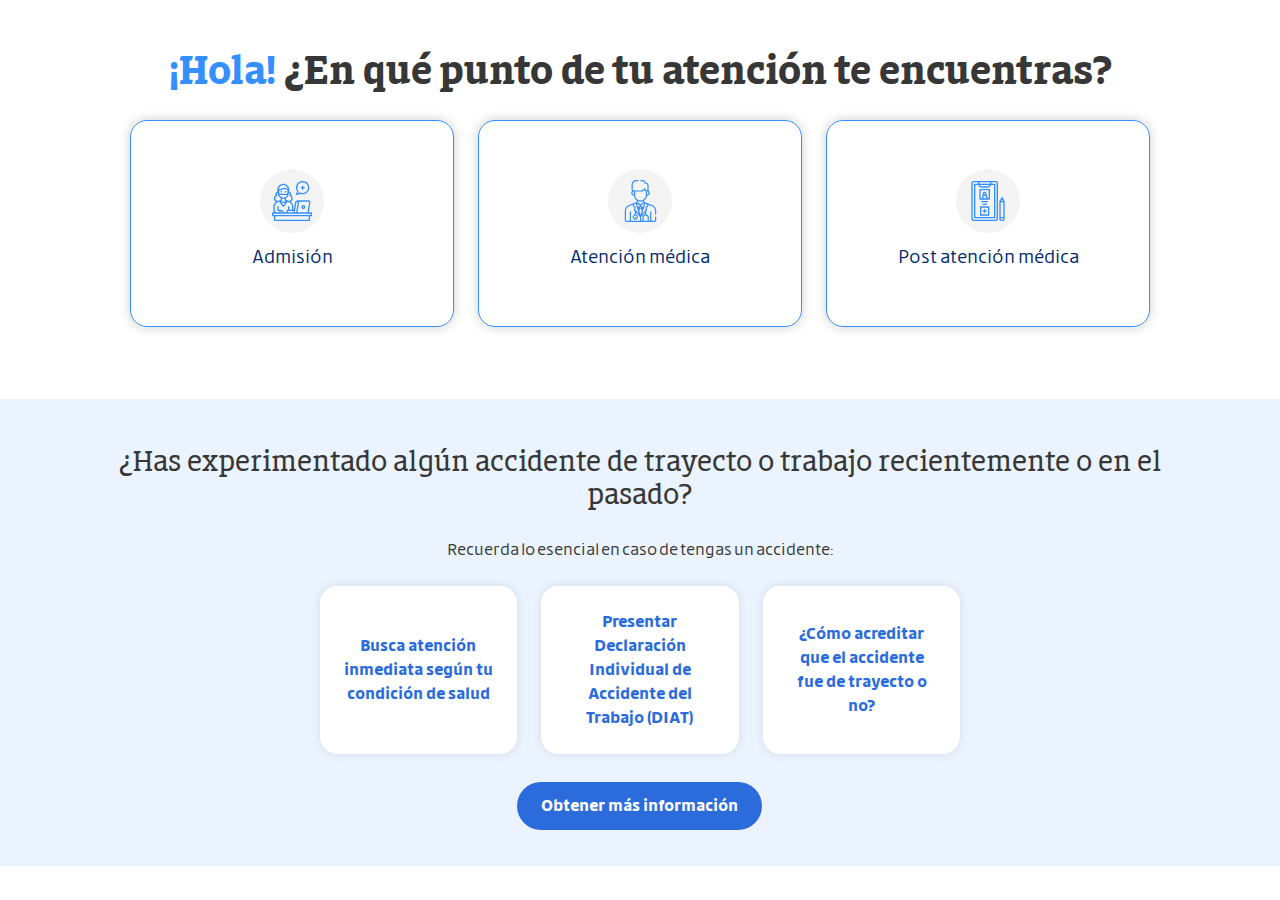
<file: index.html>
<!DOCTYPE html>
<html lang="en">
<head>
    <meta charset="UTF-8">
    <meta name="viewport" content="width=device-width, initial-scale=1.0">
    <title>Sala de Espera HT</title>
    <link rel="stylesheet" href="assets/css/styles.css">
    <link rel="stylesheet" href="https://cdn.jsdelivr.net/npm/bootstrap@5.3.1/dist/css/bootstrap.min.css">
    <link href="https://cdn.jsdelivr.net/npm/@splidejs/splide@4.1.4/dist/css/splide.min.css" rel="stylesheet">
</head>
<body>
    <section class="ht_SalaDeEspera ht_SalaDeEspera__main">
        <div class="container">
            <div class="row py-5">
                <div class="col-12">
                    <h1 class="mb-4 text-center">
                        <span>¡Hola!</span> ¿En qué punto de tu atención te encuentras?
                    </h1>
                    <div class="row justify-content-center px-lg-5">
                        <div class="col-lg-4 mb-4">
                            <a class="ht_SalaDeEspera__main-box d-flex justify-content-center align-items-center flex-column py-4 py-lg-5" href="admision.html" title="admision">
                                <div class="icon">
                                    <svg class="icon-admision" data-name="Capa 1" xmlns="http://www.w3.org/2000/svg" viewBox="0 0 41.25 41.27">
                                        <path d="M41.05,32.53c-.13-.13-.3-.2-.49-.2h-2.66c.04-.11,.07-.23,.09-.35l1.61-9.62c.05-.3,.03-.6-.05-.89-.08-.29-.22-.56-.42-.78-.19-.23-.43-.41-.71-.54-.27-.13-.57-.19-.87-.19h-11.07c-.65,0-1.28,.23-1.78,.65-.5,.42-.83,1-.93,1.65l-1.22,7.33h-.56v-3.02c0-1.01-.26-2.01-.73-2.9-.48-.89-1.17-1.65-2.01-2.22,.58-.33,1.07-.8,1.42-1.37,.36-.56,.57-1.21,.62-1.87,.05-.67-.06-1.33-.33-1.95s-.68-1.15-1.2-1.57c.11-.3,.16-.61,.16-.92,0-.61-.2-1.2-.58-1.68-.37-.48-.9-.83-1.49-.98v-2.15c0-1.64-.65-3.21-1.81-4.38-1.16-1.16-2.73-1.81-4.38-1.81s-3.21,.65-4.38,1.81c-1.16,1.16-1.81,2.73-1.81,4.38v2.15c-.59,.15-1.11,.5-1.49,.98-.37,.48-.58,1.07-.58,1.68,0,.32,.06,.63,.16,.93-.52,.42-.93,.95-1.2,1.56-.27,.61-.38,1.28-.33,1.94s.26,1.31,.62,1.87c.36,.56,.85,1.03,1.42,1.36-.84,.56-1.53,1.32-2.01,2.22-.48,.89-.73,1.89-.73,2.9v3.71c0,.75,.25,1.47,.71,2.06H.69c-.18,0-.36,.07-.49,.2-.13,.13-.2,.3-.2,.49v2.75c0,.18,.07,.36,.2,.49,.13,.13,.3,.2,.49,.2h1.38v4.12c0,.18,.07,.36,.2,.49,.13,.13,.3,.2,.49,.2H38.5c.18,0,.36-.07,.49-.2,.13-.13,.2-.3,.2-.49v-4.12h1.38c.18,0,.36-.07,.49-.2,.13-.13,.2-.3,.2-.49v-2.75c0-.18-.07-.36-.2-.49Zm-3.48-11.2c.1,0,.2,.02,.29,.06,.09,.04,.17,.1,.24,.18,.06,.08,.11,.16,.14,.26,.03,.1,.03,.2,.02,.3l-1.61,9.62c-.02,.16-.11,.31-.23,.41-.12,.11-.28,.16-.44,.16h-9.71l1.84-11h9.48Zm-12.42,1.15c.05-.32,.22-.61,.47-.82,.25-.21,.56-.33,.89-.32h.19l-1.84,11h-1.35l1.64-9.85Zm-2.8,8.48l-.23,1.38h-4.92c-.18,0-.36-.07-.49-.2-.13-.13-.2-.3-.2-.49v-.69h5.84Zm-5.15-17.88v-.69c.36,0,.71,.15,.97,.4,.26,.26,.4,.61,.4,.97,0,.08-.02,.16-.03,.23-.17-.06-.34-.11-.52-.15l-.28,1.35c.64,.13,1.21,.48,1.61,.99,.4,.51,.61,1.15,.59,1.8-.02,.65-.28,1.27-.71,1.75-.44,.48-1.03,.79-1.68,.87l-3.11-1.13v-1.64c.84-.48,1.53-1.18,2.01-2.01,.48-.84,.74-1.78,.74-2.75Zm-5.5,8.25c-.8,.01-1.59-.18-2.3-.56l.47-.17c.13-.05,.25-.14,.33-.25s.12-.25,.12-.4v-1.55c.9,.24,1.85,.24,2.75,0v1.55c0,.14,.04,.28,.12,.4s.2,.2,.33,.25l.47,.17c-.71,.38-1.5,.57-2.3,.56Zm1.93,1.09l-1.93,2.58-1.93-2.58c1.26,.39,2.6,.39,3.86,0Zm-1.93-5.21c-.85,0-1.68-.27-2.38-.76-.7-.49-1.22-1.19-1.51-1.99h7.77c-.28,.8-.81,1.5-1.51,1.99-.7,.49-1.53,.76-2.38,.76Zm-4.12-4.12v-3.44c1.05-.02,2.08-.28,3.02-.74,.77-.39,1.62-.6,2.48-.63,.3-.02,.6,.02,.88,.11,.28,.09,.54,.24,.77,.44,.33,.27,.7,.48,1.1,.62v3.64H7.56Zm1-7.78c.87-.75,1.98-1.16,3.13-1.16,1.14,0,2.25,.41,3.12,1.15,.87,.74,1.45,1.77,1.63,2.9-.33-.09-.63-.25-.89-.47-.69-.58-1.58-.87-2.47-.83-1.05,.02-2.08,.28-3.02,.74-.77,.39-1.62,.61-2.48,.63-.21,0-.42-.02-.63-.05,.18-1.13,.75-2.17,1.62-2.91ZM3.44,17.89c0-.63,.22-1.25,.62-1.74,.4-.49,.96-.83,1.57-.96l-.27-1.35c-.17,.04-.34,.09-.51,.15-.02-.08-.03-.15-.03-.23,0-.36,.15-.71,.4-.97,.26-.26,.61-.4,.97-.4v.69c0,.96,.26,1.91,.74,2.75,.48,.83,1.18,1.53,2.01,2.01v1.64l-3.11,1.13c-.66-.09-1.27-.41-1.7-.91-.44-.5-.68-1.14-.69-1.81Zm-.69,8.66c0-.99,.3-1.95,.87-2.76,.57-.81,1.37-1.42,2.3-1.76l1.44-.52,3.77,5.04c.06,.09,.15,.15,.24,.2,.1,.05,.2,.07,.31,.07s.21-.02,.31-.07c.1-.05,.18-.12,.24-.2l3.77-5.04,1.44,.52c.93,.34,1.73,.95,2.3,1.76,.57,.81,.87,1.77,.87,2.76v3.02h-2.75v-3.44h-1.38v3.44h-.69c-.18,0-.36,.07-.49,.2-.13,.13-.2,.3-.2,.49v1.38c0,.23,.04,.47,.12,.69h-2.94c-.16-.78-.58-1.47-1.2-1.97-.61-.5-1.38-.78-2.17-.78h-2.06v-3.44h-1.38v4.12c0,.18,.07,.36,.2,.49,.13,.13,.3,.2,.49,.2h1.38v1.38h-2.75c-.55,0-1.07-.22-1.46-.61-.39-.39-.6-.91-.61-1.46v-3.71Zm8.13,5.77h-1.95v-1.38c.43,0,.84,.13,1.19,.38,.35,.25,.61,.59,.76,.99Zm26.93,7.56H3.44v-3.44H37.81v3.44Zm2.06-4.81H1.38v-1.38H39.88v1.38Z"/>
                                        <path d="M32.31,28.89c.41,0,.81-.12,1.15-.35,.34-.23,.6-.55,.76-.93,.16-.38,.2-.79,.12-1.19s-.28-.77-.56-1.06-.66-.48-1.06-.56-.81-.04-1.19,.12c-.38,.16-.7,.42-.93,.76-.23,.34-.35,.74-.35,1.15,0,.55,.22,1.07,.6,1.46,.39,.39,.91,.6,1.46,.6Zm-.49-2.55c.13-.13,.3-.2,.49-.2,.14,0,.27,.04,.38,.12,.11,.08,.2,.18,.25,.31,.05,.13,.07,.26,.04,.4-.03,.13-.09,.26-.19,.35-.1,.1-.22,.16-.35,.19-.13,.03-.27,.01-.4-.04-.13-.05-.23-.14-.31-.25-.08-.11-.12-.25-.12-.38,0-.18,.07-.36,.2-.49Z"/>
                                        <path d="M24.76,13.87c.02,.11,.06,.21,.12,.3,.06,.09,.15,.16,.24,.21,.1,.05,.2,.08,.31,.08,.07,0,.15-.01,.22-.03l3.43-1.14c.81,.32,1.67,.49,2.54,.49,1.53,0,3.01-.5,4.22-1.44,1.21-.93,2.07-2.24,2.45-3.72,.38-1.48,.27-3.04-.34-4.44-.6-1.4-1.65-2.57-2.98-3.31-1.33-.74-2.88-1.02-4.38-.79-1.51,.23-2.9,.96-3.95,2.06-1.05,1.11-1.71,2.53-1.86,4.05-.15,1.52,.2,3.04,1.01,4.34l-1.01,3.02c-.03,.1-.04,.21-.03,.32Zm1.99-9.53c.47-.89,1.17-1.64,2.03-2.16,.86-.52,1.85-.8,2.85-.79,.82,0,1.63,.18,2.37,.53,.74,.35,1.39,.87,1.91,1.5,.52,.64,.88,1.38,1.08,2.18,.19,.8,.2,1.63,.03,2.43-.17,.8-.52,1.56-1.02,2.21-.5,.65-1.14,1.18-1.87,1.55-.73,.37-1.53,.58-2.35,.6-.82,.02-1.63-.14-2.38-.48-.16-.07-.33-.08-.5-.02l-2.37,.79,.68-2.04c.03-.1,.04-.21,.03-.32-.02-.11-.06-.21-.12-.29-.58-.82-.91-1.79-.98-2.79-.06-1,.15-2,.61-2.9Z"/>
                                        <polygon points="30.94 8.95 32.31 8.95 32.31 7.58 33.69 7.58 33.69 6.2 32.31 6.2 32.31 4.83 30.94 4.83 30.94 6.2 29.56 6.2 29.56 7.58 30.94 7.58 30.94 8.95"/>
                                        <rect x="8.94" y="10.33" width="1.38" height="1.38"/>
                                        <rect x="13.06" y="10.33" width="1.38" height="1.38"/>
                                    </svg>
                                </div>
                                <h5>
                                    Admisión
                                </h5>
                            </a>
                        </div>
                        <div class="col-lg-4 mb-4">
                            <a class="ht_SalaDeEspera__main-box d-flex justify-content-center align-items-center flex-column py-4 py-lg-5" href="atencion-medica.html" title="atención médica">
                                <div class="icon">
                                    <svg class="icon-doctor" data-name="Capa 1" xmlns="http://www.w3.org/2000/svg" viewBox="0 0 32.99 44">
                                        <path d="M32.34,36.44c.36,0,.64-.29,.64-.64v-3.58c0-2.5-1.54-4.89-3.75-5.8,0,0,0,0-.01,0-.36-.14-8.29-3.21-8.65-3.35v-1.68c1.47-1.08,2.5-2.74,2.73-4.65,1.68-.13,2.93-1.47,2.93-3.02,0-1.06-.56-2.05-1.4-2.62,.1-.22,.15-.47,.15-.73V5.41c0-1.55-1.34-2.68-2.72-2.58-.27,.02-.5-.14-.55-.38-.32-1.65-1.36-2.45-3.18-2.45h-1.6c-.36,0-.64,.29-.64,.64s.29,.64,.64,.64h1.6c1.51,0,1.77,.67,1.91,1.41,.17,.88,1,1.49,1.92,1.42,.65-.05,1.33,.51,1.33,1.29v4.95c0,.41-.45,.74-1.22,.36-.94-.46-.88-1.42-.9-1.55-.12-.71-1.08-.87-1.42-.23-.63,1.19-1.87,1.95-3.24,1.95h-7.38c-.64,0-1.17-.52-1.17-1.17V4.97c0-2.03,1.65-3.68,3.68-3.68h1.9c.36,0,.64-.29,.64-.64s-.29-.64-.64-.64h-1.9c-2.74,0-4.97,2.23-4.97,4.97v4.74c0,.68,.28,1.3,.73,1.74-.63,.58-1.02,1.4-1.02,2.26,0,1.54,1.24,2.88,2.92,3.02,.22,1.87,1.21,3.54,2.72,4.64v1.69s-8.61,3.34-8.65,3.36c0,0,0,0-.01,0-1.81,.74-3.75,2.88-3.75,5.8v10.03c0,.97,.79,1.76,1.76,1.76H31.23c.97,0,1.76-.79,1.76-1.76v-3.44c0-.36-.29-.64-.64-.64s-.64,.29-.64,.64v3.44c0,.26-.21,.47-.47,.47h-3.43v-9.46c0-.36-.29-.64-.64-.64s-.64,.29-.64,.64v9.46h-1.3v-3.6c0-1.61-1.15-2.96-2.68-3.26v-3.17l.5-.57c.46-.39,.61-1.03,.36-1.59l-.62-1.38s0-.06,.02-.07h0l1.41-1.05c.34-.25,.54-.66,.54-1.08v-.89l4.01,1.55c1.58,.65,2.95,2.49,2.95,4.6v3.58c0,.36,.29,.64,.64,.64ZM23.34,12.16c.08,0,.34-.06,.53-.14,.62,.29,1.06,.96,1.06,1.68,0,.88-.7,1.58-1.59,1.72v-3.26Zm-13.7,3.26c-.88-.14-1.59-.84-1.59-1.72,0-.63,.39-1.26,.98-1.58,.27,.05,.47,.05,.61,.05v3.25Zm1.29,.49v-3.74h5.97c1.44,0,2.76-.62,3.67-1.62,.3,.62,.83,1.12,1.46,1.39,0,0,.01,0,.02,0v3.97c0,2.98-2.42,5.47-5.47,5.47-3.31,0-5.65-2.55-5.65-5.47Zm6.21,10.7c.64-.52,2.06-1.68,2.93-2.37,0,0,.28,.11,.28,.11-1.2,3.76-.79,2.5-1.32,4.16-.37-.37-.43-.43-1.9-1.9Zm1.46,3.28l-.14,.44-.24-.81,.38,.38Zm-4.6-1.44l-1.31-4.13c.08-.03,.14-.05,.21-.08,.82,.66,2.15,1.73,2.94,2.37-.2,.2-1.59,1.59-1.84,1.84Zm.76,1.07l-.19,.74-.14-.43,.32-.32h0Zm-1.06-7.42c1.78,.76,3.78,.78,5.57,.02,0,1.05,0,1,.01,1.11-.78,.62-1.99,1.6-2.8,2.26-.81-.66-2.02-1.64-2.8-2.26,.01-.11,0-.06,0-1.13Zm2.79,5.69l.73,.73-.12,.33h-1.21l-.12-.33c.07-.07,.63-.63,.73-.73Zm-6.88-2.27l1.87-.73c.09,.3,3.3,10.4,3.5,11.01l-4.02-4.59s-.06-.06-.1-.09c-.02-.02-.03-.05-.02-.07l.62-1.38c.26-.58,.09-1.26-.42-1.64l-1.41-1.05s-.02-.03-.02-.05v-1.42Zm1.47,11.75c.8,.02,1.45,.67,1.45,1.48s-.66,1.48-1.48,1.48-1.48-.66-1.48-1.48c0-.73,.53-1.44,1.51-1.48Zm4.8,5.44H6.55v-9.46c0-.36-.29-.64-.64-.64s-.64,.29-.64,.64v9.46H1.76c-.26,0-.47-.21-.47-.47v-10.03c0-2.22,1.48-4,2.95-4.6l4.09-1.59v.92c0,.42,.2,.83,.54,1.08l1.41,1.05s.03,.05,.02,.07l-.62,1.38c-.25,.55-.1,1.2,.36,1.59l.39,.44v3.51c-1.22,.29-2.13,1.39-2.13,2.69,0,1.53,1.24,2.77,2.77,2.77s2.77-1.24,2.77-2.77c0-1.3-.91-2.4-2.12-2.69v-2.04l4.18,4.78v3.92Zm-.57-10.12l.63-2.46h1.12l.7,2.41-1.23,3.88-1.22-3.83Zm3.25,6.51v3.6h-1.39v-3.92l4.07-4.64v1.7h0c-1.52,.3-2.68,1.65-2.68,3.26Zm5.35,0v3.6h-4.06v-3.6c0-1.12,.91-2.03,2.03-2.03s2.03,.91,2.03,2.03Zm-.47-12.17s0,.04-.02,.05l-1.41,1.05c-.51,.38-.68,1.06-.42,1.64l.62,1.38s0,.06-.02,.07c-.03,.03-.07,.06-.1,.09l-4.02,4.59c.09-.3,3.45-10.85,3.49-10.98l1.88,.73v1.38Z"/>
                                        <path d="M11.05,39.4c.35,0,.64-.28,.64-.64,0-.32-.23-.58-.52-.63-.4-.08-.77,.23-.77,.63,0,.36,.29,.64,.64,.64Z"/>
                                    </svg>
                                </div>
                                <h5>
                                    Atención médica
                                </h5>
                            </a>
                        </div>
                        <div class="col-lg-4 mb-4">
                            <a class="ht_SalaDeEspera__main-box d-flex justify-content-center align-items-center flex-column py-4 py-lg-5" href="post-atencion.html" title="post atención médica">
                                <div class="icon">
                                    <svg class="icon-post" data-name="Capa 1" xmlns="http://www.w3.org/2000/svg" viewBox="0 0 36.67 44">
                                        <path d="M16.13,32.27h-.73v-.73c0-.4-.33-.73-.73-.73s-.73,.33-.73,.73v.73h-.73c-.4,0-.73,.33-.73,.73s.33,.73,.73,.73h.73v.73c0,.41,.33,.73,.73,.73s.73-.33,.73-.73v-.73h.73c.4,0,.73-.33,.73-.73s-.33-.73-.73-.73Z"/>
                                        <path d="M9.53,38.13h10.27v-10.27H9.53v10.27Zm1.47-8.8h7.33v7.33h-7.33v-7.33Z"/>
                                        <path d="M27.13,0H2.2C.99,0,0,.99,0,2.2V41.8c0,1.21,.99,2.2,2.2,2.2H27.13c1.22,0,2.2-.99,2.2-2.2V2.2c0-1.21-.98-2.2-2.2-2.2ZM8.8,1.47h11.73v1.47H8.8V1.47Zm11.33,2.93c-.52,.9-1.48,1.46-2.53,1.47h-5.87c-1.04,0-2.01-.56-2.53-1.47h10.92Zm-8.39,2.93h5.87c1.86,0,3.52-1.18,4.14-2.93h3.19V39.6H4.4V4.4h3.19c.62,1.76,2.28,2.93,4.14,2.93ZM27.87,41.8c0,.41-.33,.73-.73,.73H2.2c-.4,0-.73-.33-.73-.73V2.2c0-.4,.33-.73,.73-.73H7.33v1.47H3.67c-.41,0-.73,.33-.73,.73V40.33c0,.4,.33,.73,.73,.73H25.67c.41,0,.73-.33,.73-.73V3.67c0-.4-.33-.73-.73-.73h-3.67V1.47h5.13c.4,0,.73,.33,.73,.73V41.8Z"/>
                                        <rect x="11" y="22" width="7.33" height="1.47"/>
                                        <rect x="12.47" y="24.93" width="4.4" height="1.47"/>
                                        <path d="M9.53,20.53h10.27c.41,0,.73-.33,.73-.73V9.53c0-.4-.33-.73-.73-.73H9.53c-.4,0-.73,.33-.73,.73v10.27c0,.41,.33,.73,.73,.73Zm6.6-1.47h-2.93v-1.47c0-.81,.66-1.47,1.47-1.47s1.47,.66,1.47,1.47v1.47Zm-2.2-5.13c0-.41,.33-.73,.73-.73s.73,.33,.73,.73-.33,.73-.73,.73-.73-.33-.73-.73Zm-3.67-3.67h8.8v8.8h-1.47v-1.47c0-.92-.44-1.79-1.19-2.34,.29-.38,.45-.84,.45-1.32,0-1.22-.99-2.2-2.2-2.2s-2.2,.98-2.2,2.2c0,.48,.16,.94,.45,1.32-.75,.55-1.19,1.42-1.19,2.35v1.47h-1.47V10.27Z"/>
                                        <path d="M36.62,22.48s-.01-.03-.02-.05c0-.02,0-.02,0-.03l-2.2-4.4c-.14-.23-.39-.37-.66-.37s-.52,.14-.66,.37l-2.2,4.4s0,.02,0,.03c0,.02-.01,.03-.02,.05-.02,.08-.04,.17-.05,.25v19.07c0,1.21,.99,2.2,2.2,2.2h1.47c1.21,0,2.2-.99,2.2-2.2V22.73c0-.09-.03-.17-.05-.25Zm-2.88-2.51l1.01,2.03h-2.03l1.01-2.03Zm1.47,21.83c0,.41-.33,.73-.73,.73h-1.47c-.41,0-.73-.33-.73-.73v-.73h2.93v.73Zm0-2.2h-2.93V23.47h2.93v16.13Z"/>
                                    </svg>
                                </div>
                                <h5>
                                    Post atención médica
                                </h5>
                            </a>
                        </div>
                    </div>
                </div>
            </div>
        </div>
    </section>
    <section class="ht_SalaDeEspera ht_SalaDeEspera__more-info py-5">
        <div class="container ">
            <div class="row">
                <div class="col-12 text-center">
                    <h3 class="mb-4">
                        ¿Has experimentado algún accidente de trayecto o trabajo recientemente o en el pasado?
                    </h3>
                    <p class="mb-4">
                        Recuerda lo esencial en caso de tengas un accidente:
                    </p>
                    <div class="row justify-content-center">
                        <div class="col-lg-7">
                            <div class="row">
                                <div class="col-lg-4 mb-3">
                                    <div class="ht_SalaDeEspera__more-info-box d-flex justify-content-center align-items-center flex-column p-4 h-100">
                                        Busca atención inmediata según tu condición de salud
                                    </div>
                                </div>
                                <div class="col-lg-4 mb-3">
                                    <div class="ht_SalaDeEspera__more-info-box d-flex justify-content-center align-items-center flex-column p-4 h-100">
                                        Presentar Declaración Individual de Accidente del Trabajo (DIAT)
                                    </div>
                                </div>
                                <div class="col-lg-4 mb-3">
                                    <div class="ht_SalaDeEspera__more-info-box d-flex justify-content-center align-items-center flex-column p-4 h-100">
                                        ¿Cómo acreditar que el accidente fue de trayecto o no?
                                    </div>
                                </div>
                            </div>
                            <div class="row justify-content-center pt-4">
                                <div class="col-lg-5">
                                    <a class="btn-primaryHt rounded-pill py-3 px-4" href="#" title="Obtener más información">
                                        Obtener más información
                                    </a>
                                </div>
                            </div>
                        </div>
                    </div>
                </div>
            </div>
        </div>
    </section>

    <script src="https://cdn.jsdelivr.net/npm/bootstrap@5.3.1/dist/js/bootstrap.bundle.min.js"></script>

</body>
</html>
</file>
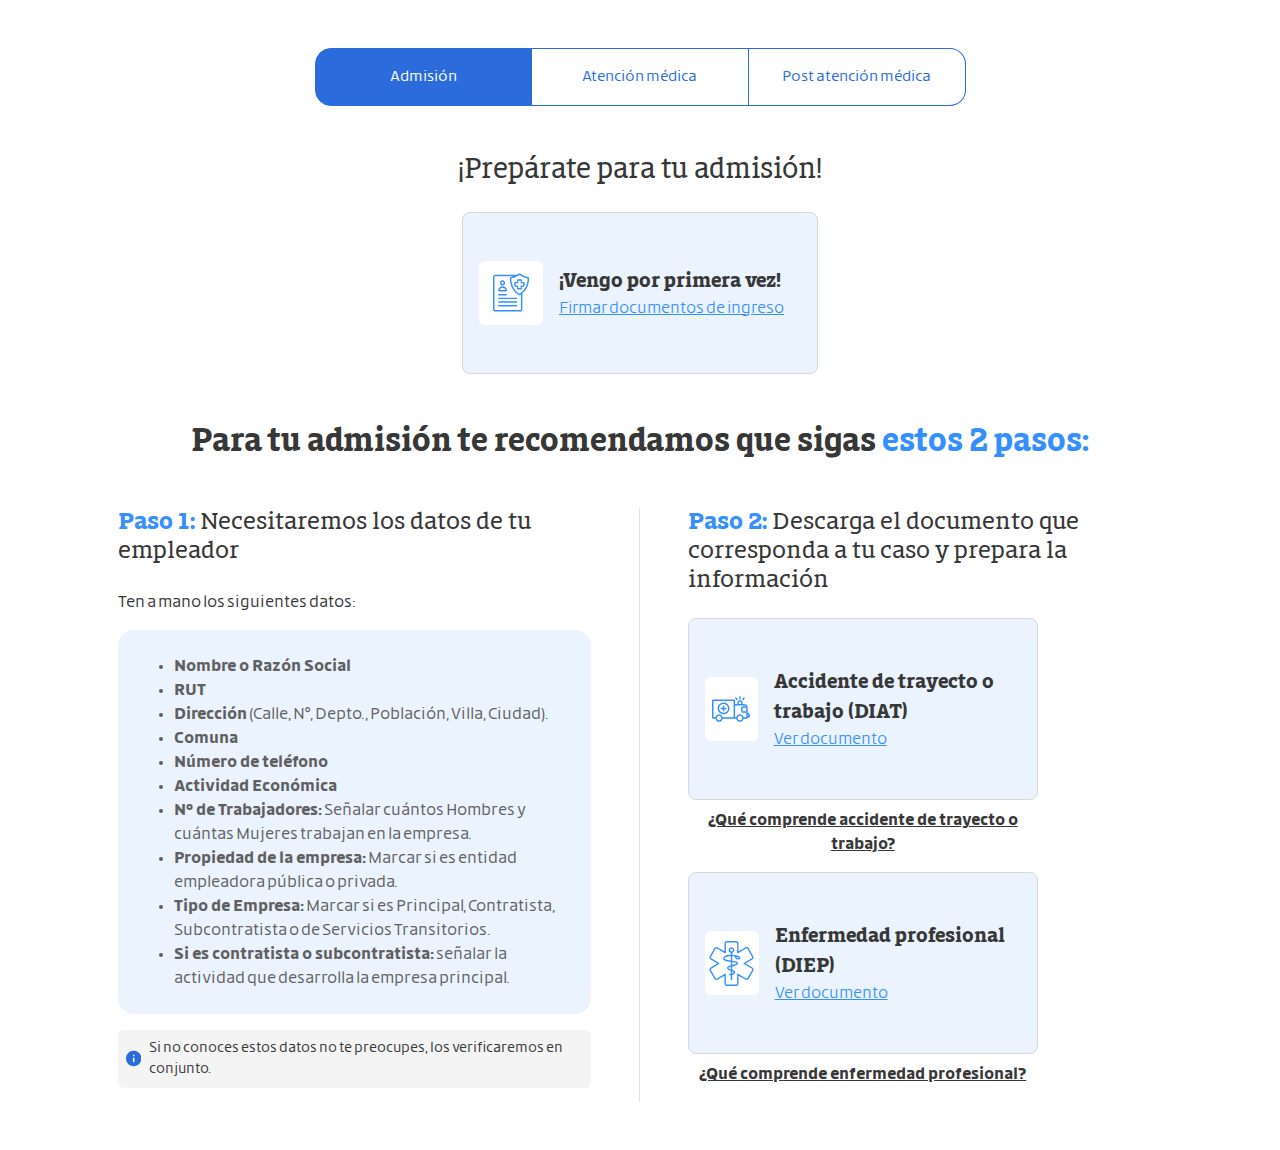
<file: admision.html>
<!DOCTYPE html>
<html lang="en">
<head>
    <meta charset="UTF-8">
    <meta name="viewport" content="width=device-width, initial-scale=1.0">
    <title>Admisión | Sala de Espera HT</title>
    <link rel="stylesheet" href="assets/css/styles.css">
    <link rel="stylesheet" href="https://cdn.jsdelivr.net/npm/bootstrap@5.3.1/dist/css/bootstrap.min.css">
    <link href="https://cdn.jsdelivr.net/npm/@splidejs/splide@4.1.4/dist/css/splide.min.css" rel="stylesheet">
</head>
<body>
    <section class="ht_SalaDeEspera ht_SalaDeEspera__admision">
        <div class="container">
            <div class="row py-5">
                <div class="col-12">
                    <ul class="list-group list-group-horizontal justify-content-center align-items-center mb-4">
                        <li class="list-group-item rounded-start-4 active p-0 h-100">
                            <a class="py-2 px-2 py-lg-3 px-lg-0" href="admision.html"">
                                Admisión
                            </a>
                        </li>
                        <li class="list-group-item p-0 h-100">
                            <a class="py-2 px-2 py-lg-3 px-lg-0" href="atencion-medica.html">
                                Atención médica
                            </a>
                        </li>
                        <li class="list-group-item rounded-end-4 p-0 h-100">
                            <a class="py-2 px-2 py-lg-3 px-lg-0" href="post-atencion.html">
                                Post atención médica
                            </a>
                        </li>
                    </ul>
                </div>
                <div class="col-12">
                    <h3 class="my-4 text-center">
                        ¡Prepárate para tu admisión!
                    </h3>
                    <div class="row justify-content-center">
                        <div class="col-lg-4">
                            <a class="ht_SalaDeEspera__admision-card d-flex justify-content-start align-items-center rounded-3 py-5 px-3" href="#">
                                <figure class="icon mb-0 me-3">
                                    <svg class="icon-document" data-name="Capa 1" xmlns="http://www.w3.org/2000/svg" viewBox="0 0 36.75 39">
                                        <path d="M31.12,8.8h-1.67v-1.67c.02-.27-.06-.54-.23-.75-.17-.21-.42-.34-.69-.37h-3.06c-.27,.03-.52,.16-.69,.37-.17,.21-.26,.48-.23,.75v1.67h-1.67c-.27-.02-.54,.06-.75,.23-.21,.17-.35,.42-.38,.69v3.07c.03,.27,.17,.52,.38,.69,.21,.17,.48,.26,.75,.23h1.67v1.67c-.02,.27,.06,.54,.23,.75,.17,.21,.42,.34,.69,.37h3.06c.27-.03,.52-.16,.69-.37,.17-.21,.26-.48,.23-.75v-1.67h1.67c.27,.02,.54-.06,.75-.23,.21-.17,.34-.42,.38-.69v-3.07c-.03-.27-.17-.52-.38-.69-.21-.17-.48-.25-.75-.23Zm-.38,3.67h-2.53v2.53h-2.44v-2.53h-2.53v-2.44h2.53v-2.53h2.44v2.53h2.53v2.44Z"/>
                                        <path d="M7.89,11.61c.37,.37,.83,.62,1.34,.72,.51,.1,1.04,.05,1.52-.15,.48-.2,.89-.54,1.18-.97s.44-.94,.44-1.46c0-.7-.28-1.36-.77-1.86-.49-.49-1.16-.77-1.86-.77-.52,0-1.03,.15-1.46,.44s-.77,.7-.97,1.18c-.2,.48-.25,1.01-.15,1.52,.1,.51,.35,.98,.72,1.34Zm.75-2.08c.04-.22,.15-.42,.31-.58,.16-.16,.36-.26,.58-.31,.22-.04,.44-.02,.65,.06,.21,.09,.38,.23,.5,.41s.19,.4,.19,.62c0,.3-.12,.58-.33,.8-.21,.21-.5,.33-.8,.33-.22,0-.44-.07-.62-.19s-.33-.3-.41-.5c-.09-.21-.11-.43-.06-.65Z"/>
                                        <path d="M6,22.5h7.5c.2,0,.39-.08,.53-.22,.14-.14,.22-.33,.22-.53s-.08-.39-.22-.53c-.14-.14-.33-.22-.53-.22H6c-.2,0-.39,.08-.53,.22-.14,.14-.22,.33-.22,.53s.08,.39,.22,.53c.14,.14,.33,.22,.53,.22Z"/>
                                        <path d="M5.51,18.09c.09,.09,.19,.16,.31,.21,.12,.05,.24,.07,.37,.07h7.14c.13,0,.25-.02,.37-.07,.12-.05,.22-.12,.31-.21,.09-.09,.15-.2,.2-.32,.04-.12,.06-.24,.06-.37-.06-1.16-.55-2.24-1.39-3.04-.84-.8-1.95-1.24-3.11-1.24-1.16,0-2.27,.44-3.11,1.24-.84,.8-1.34,1.89-1.39,3.04,0,.13,.01,.25,.06,.37,.04,.12,.11,.22,.2,.32Zm2.4-2.84c.53-.41,1.17-.63,1.84-.63s1.31,.22,1.84,.63c.53,.41,.9,.98,1.07,1.62H6.84c.17-.64,.54-1.21,1.07-1.62Z"/>
                                        <path d="M24,32.25H6c-.2,0-.39,.08-.53,.22-.14,.14-.22,.33-.22,.53s.08,.39,.22,.53c.14,.14,.33,.22,.53,.22H24c.2,0,.39-.08,.53-.22,.14-.14,.22-.33,.22-.53s-.08-.39-.22-.53c-.14-.14-.33-.22-.53-.22Z"/>
                                        <path d="M24,28.5H6c-.2,0-.39,.08-.53,.22-.14,.14-.22,.33-.22,.53s.08,.39,.22,.53c.14,.14,.33,.22,.53,.22H24c.2,0,.39-.08,.53-.22,.14-.14,.22-.33,.22-.53s-.08-.39-.22-.53c-.14-.14-.33-.22-.53-.22Z"/>
                                        <path d="M24,24.75H6c-.2,0-.39,.08-.53,.22-.14,.14-.22,.33-.22,.53s.08,.39,.22,.53c.14,.14,.33,.22,.53,.22H24c.2,0,.39-.08,.53-.22,.14-.14,.22-.33,.22-.53s-.08-.39-.22-.53c-.14-.14-.33-.22-.53-.22Z"/>
                                        <path d="M36.71,4.57c-.01-.23-.1-.44-.25-.61-.15-.17-.36-.28-.58-.31l-.32-.05c-1.29-.17-2.56-.5-3.78-.98-1.49-.65-2.91-1.47-4.21-2.45C27.4,.06,27.2,0,27,0s-.4,.07-.57,.19c-.61,.43-1.27,.89-2,1.31H2.25c-.6,0-1.17,.24-1.59,.66C.24,2.58,0,3.15,0,3.75V36.75c0,.6,.24,1.17,.66,1.59,.42,.42,.99,.66,1.59,.66H27.75c.6,0,1.17-.24,1.59-.66,.42-.42,.66-.99,.66-1.59V20.52c2.12-1.82,3.83-4.07,4.99-6.61,1.16-2.56,1.76-5.34,1.76-8.15,0-.42-.02-.82-.04-1.18Zm-8.21,32.17c0,.2-.08,.39-.22,.53-.14,.14-.33,.22-.53,.22H2.25c-.2,0-.39-.08-.53-.22-.14-.14-.22-.33-.22-.53V3.75c0-.2,.08-.39,.22-.53,.14-.14,.33-.22,.53-.22H21.17c-.9,.27-1.81,.47-2.74,.6l-.32,.05c-.21,.03-.4,.13-.55,.29-.15,.15-.24,.35-.27,.56,0,.02,0,.05,0,.08-.19,3.2,.39,6.41,1.72,9.33,1.62,3.48,4.21,6.42,7.48,8.44,.16,.1,.33,.15,.52,.15,.19,0,.37-.05,.53-.15,.29-.18,.61-.4,.97-.65v15.05Zm5.13-23.47c-1.18,2.55-2.94,4.79-5.13,6.54-.48,.39-.98,.75-1.5,1.09-2.88-1.87-5.18-4.51-6.63-7.63-1.17-2.58-1.72-5.39-1.6-8.22,.89-.13,1.76-.32,2.62-.56,.47-.14,.94-.3,1.39-.49,.7-.29,1.39-.63,2.05-1.01,.79-.45,1.51-.93,2.17-1.39,1.31,.95,2.73,1.76,4.22,2.4,1.29,.51,2.64,.86,4.02,1.05,.11,2.83-.44,5.64-1.6,8.22Z"/>
                                    </svg>
                                </figure>
                                <div class="linked">
                                    <p class="d-flex flex-column mb-0">
                                        <strong>
                                            ¡Vengo por primera vez!
                                        </strong>
                                        <span>
                                            Firmar documentos de ingreso
                                        </span>
                                    </p>
                                </div>
                            </a>
                        </div>
                    </div>
                </div>
            </div>
            <div class="row">
                <div class="col-12">
                    <h2 class="text-center mb-5">
                        Para tu admisión te recomendamos que sigas <span>estos 2 pasos:</span>
                    </h2>
                </div>
            </div>
            <div class="row row-steps pb-5">
                <div class="col-lg-6 border-end px-lg-5">
                    <h4 class="mb-4">
                        <span>Paso 1:</span> Necesitaremos los datos de tu empleador
                    </h4>
                    <p>
                        Ten a mano los siguientes datos:
                    </p>
                    <div class="datosBox rounded-4 p-4 mb-3">
                        <ul class="mb-0">
                            <li>
                                <strong>Nombre o Razón Social</strong>
                            </li>
                            <li>
                                <strong>RUT</strong>
                            </li>
                            <li>
                                <strong>Dirección</strong> (Calle, N°, Depto., Población, Villa, Ciudad).
                            </li>
                            <li>
                                <strong>Comuna</strong>
                            </li>
                            <li>
                                <strong>Número de teléfono</strong>
                            </li>
                            <li>
                                <strong>Actividad Económica</strong>
                            </li>
                            <li>
                                <strong>Nº de Trabajadores:</strong> Señalar cuántos Hombres y cuántas Mujeres trabajan en la empresa.
                            </li>
                            <li>
                                <strong>Propiedad de la empresa:</strong> Marcar si es entidad empleadora pública o privada.
                            </li>
                            <li>
                                <strong>Tipo de Empresa:</strong> Marcar si es Principal, Contratista, Subcontratista o de Servicios Transitorios.
                            </li>
                            <li>
                                <strong>Si es contratista o subcontratista:</strong> señalar la actividad que desarrolla la empresa principal.
                            </li>
                        </ul>
                    </div>
                    <div class="disclaimerHt rounded d-flex align-items-center p-2 mb-5 mb-lg-0">
                        <svg class="icon-info me-2" data-name="Capa 1" xmlns="http://www.w3.org/2000/svg" viewBox="0 0 16.67 16.67">
                            <path d="M8.33,0C3.73,0,0,3.73,0,8.33s3.73,8.33,8.33,8.33,8.33-3.73,8.33-8.33S12.93,0,8.33,0Zm.83,12.5h-1.67V7.5h1.67v5Zm0-6.67h-1.67v-1.67h1.67v1.67Z"/>
                        </svg>
                        <p class="mb-0">
                            Si no conoces estos datos no te preocupes, los verificaremos en conjunto.
                        </p>
                    </div>
                </div>
                <div class="col-lg-6 px-lg-5">
                    <h4 class="mb-4">
                        <span>Paso 2:</span> Descarga el documento que corresponda a tu caso y prepara la información
                    </h4>
                    <div class="row">
                        <div class="col-lg-9">
                            <a class="ht_SalaDeEspera__admision-card d-flex justify-content-start align-items-center rounded-3 py-5 mb-2 px-3" href="#">
                                <figure class="icon mb-0 me-3">
                                    <svg class="icon-ambulance" data-name="Capa 1" xmlns="http://www.w3.org/2000/svg" viewBox="0 0 38.25 25.76">
                                        <path d="M9.38,13.01h1.5v1.5c0,.2,.08,.39,.22,.53,.14,.14,.33,.22,.53,.22s.39-.08,.53-.22c.14-.14,.22-.33,.22-.53v-1.5h1.5c.2,0,.39-.08,.53-.22,.14-.14,.22-.33,.22-.53s-.08-.39-.22-.53c-.14-.14-.33-.22-.53-.22h-1.5v-1.5c0-.2-.08-.39-.22-.53-.14-.14-.33-.22-.53-.22s-.39,.08-.53,.22c-.14,.14-.22,.33-.22,.53v1.5h-1.5c-.2,0-.39,.08-.53,.22-.14,.14-.22,.33-.22,.53s.08,.39,.22,.53c.14,.14,.33,.22,.53,.22Z"/>
                                        <path d="M7.38,16.5c.84,.84,1.91,1.41,3.07,1.64,1.16,.23,2.37,.11,3.47-.34,1.1-.45,2.03-1.22,2.69-2.21,.66-.99,1.01-2.15,1.01-3.33,0-1.59-.64-3.12-1.76-4.24-1.12-1.12-2.65-1.76-4.24-1.76-1.19,0-2.35,.35-3.33,1.01s-1.76,1.6-2.21,2.69-.57,2.3-.34,3.47c.23,1.16,.8,2.23,1.64,3.07Zm-.17-5.12c.17-.87,.6-1.67,1.23-2.3,.63-.63,1.43-1.06,2.3-1.23,.87-.17,1.78-.08,2.6,.26,.82,.34,1.52,.92,2.02,1.66s.76,1.61,.76,2.5c0,1.19-.47,2.34-1.32,3.18-.84,.84-1.99,1.32-3.18,1.32-.89,0-1.76-.26-2.5-.76s-1.32-1.2-1.66-2.02c-.34-.82-.43-1.73-.26-2.6Z"/>
                                        <path d="M37.6,17.57c-.42-.46-.99-.74-1.6-.8v-5.27c0-.52-.12-1.03-.33-1.5-.3-.67-.78-1.24-1.4-1.64-.61-.4-1.33-.61-2.07-.61h-1.46v-1.26c0-.66-.26-1.29-.73-1.76-.47-.47-1.1-.73-1.76-.73h-.27c-.66,0-1.29,.26-1.76,.73-.47,.47-.73,1.1-.73,1.76v1.26h-2.25v-3c0-.4-.16-.78-.44-1.06-.28-.28-.66-.44-1.06-.44H1.5c-.4,0-.78,.16-1.06,.44C.16,3.98,0,4.36,0,4.76V21.26c0,.4,.16,.78,.44,1.06,.28,.28,.66,.44,1.06,.44h1.95c.17,.85,.63,1.61,1.3,2.16,.67,.55,1.51,.85,2.37,.85s1.7-.3,2.37-.85c.67-.55,1.13-1.31,1.3-2.16h13.65c.17,.85,.63,1.61,1.3,2.16,.67,.55,1.51,.85,2.37,.85s1.7-.3,2.37-.85c.67-.55,1.13-1.31,1.3-2.16h3.23c.22,0,.44-.07,.61-.21s.29-.33,.34-.55c.62-.05,1.2-.33,1.62-.79,.42-.46,.66-1.06,.66-1.68v-.27c0-.62-.23-1.21-.65-1.67Zm-28.36,5.18c-.15,.44-.44,.82-.82,1.09-.38,.27-.83,.41-1.3,.41s-.92-.14-1.3-.41c-.38-.27-.66-.65-.82-1.09-.18-.48-.18-1.02,0-1.5,.15-.44,.44-.82,.82-1.09,.38-.27,.83-.41,1.3-.41s.92,.14,1.3,.41c.38,.27,.66,.65,.82,1.09,.18,.48,.18,1.02,0,1.5Zm12.51-1.5H10.8c-.17-.85-.63-1.61-1.3-2.16-.67-.55-1.51-.85-2.37-.85s-1.7,.3-2.37,.85c-.67,.55-1.13,1.31-1.3,2.16H1.5V4.76H21.75V21.26Zm5.25-14.76c0-.13,.03-.26,.08-.38,.05-.12,.12-.23,.21-.32,.09-.09,.2-.16,.32-.21,.12-.05,.25-.08,.38-.08h.27c.13,0,.26,.03,.38,.08,.12,.05,.23,.12,.32,.21,.09,.09,.16,.2,.21,.32,.05,.12,.08,.25,.08,.38v1.26h-2.25v-1.26Zm3.24,16.26c-.15,.44-.44,.82-.82,1.09-.38,.27-.83,.41-1.3,.41s-.92-.14-1.3-.41c-.38-.27-.66-.65-.82-1.09-.18-.48-.18-1.02,0-1.5,.15-.44,.44-.82,.82-1.09,.38-.27,.83-.41,1.3-.41s.92,.14,1.3,.41c.38,.27,.66,.65,.82,1.09,.18,.48,.18,1.02,0,1.5Zm4.26-1.5h-2.7c-.15-.73-.52-1.39-1.05-1.91-.11-.12-.23-.23-.36-.32-.51-.38-1.1-.63-1.73-.72-.63-.09-1.27-.02-1.86,.2s-1.12,.59-1.53,1.08c-.41,.48-.69,1.06-.82,1.68h-1.2V9.26h8.96c.32,0,.63,.06,.92,.19s.55,.32,.76,.56h-2.35c-.42,0-.82,.11-1.18,.33-.33,.19-.6,.46-.79,.79-.22,.35-.33,.76-.33,1.18v2.16c0,.61,.24,1.19,.67,1.62,.43,.43,1.01,.67,1.62,.67h2.96v4.5Zm0-6h-2.96c-.1,0-.21-.02-.3-.06-.1-.04-.18-.1-.26-.17-.07-.07-.13-.16-.17-.26-.04-.1-.06-.2-.06-.3v-2.16c0-.1,.02-.21,.06-.3,.04-.1,.1-.18,.17-.26,.07-.07,.16-.13,.26-.17,.1-.04,.2-.06,.3-.06h2.96v3.75Zm2.25,4.26c0,.22-.07,.44-.21,.61-.14,.17-.33,.3-.54,.35v-2.19c.21,.05,.4,.18,.54,.35,.14,.17,.21,.39,.21,.61v.27Z"/>
                                        <path d="M28.08,3.22c.2,0,.39-.08,.53-.22,.14-.14,.22-.33,.22-.53V.75c0-.2-.08-.39-.22-.53-.14-.14-.33-.22-.53-.22s-.39,.08-.53,.22-.22,.33-.22,.53v1.72c0,.2,.08,.39,.22,.53,.14,.14,.33,.22,.53,.22Z"/>
                                        <path d="M30.79,3.93c.08,.06,.17,.1,.27,.12,.1,.02,.2,.02,.29,0,.1-.02,.19-.05,.27-.11,.08-.05,.15-.12,.21-.2l.99-1.41c.06-.08,.1-.17,.12-.27s.02-.2,0-.29c-.02-.1-.05-.19-.11-.27-.05-.08-.12-.15-.2-.21-.08-.06-.17-.1-.27-.12-.1-.02-.2-.02-.29,0-.1,.02-.19,.05-.27,.11-.08,.05-.15,.12-.21,.2l-.99,1.41c-.06,.08-.1,.17-.12,.27-.02,.1-.02,.2,0,.29,.02,.1,.05,.19,.11,.27,.05,.08,.12,.15,.2,.21Z"/>
                                        <path d="M23.43,2.33l.99,1.41c.06,.08,.13,.15,.21,.2,.08,.05,.18,.09,.27,.11,.1,.02,.2,.02,.29,0,.1-.02,.19-.06,.27-.12,.08-.06,.15-.13,.2-.21,.05-.08,.09-.18,.11-.27,.02-.1,.02-.2,0-.29-.02-.1-.06-.19-.12-.27l-.99-1.41c-.06-.08-.13-.15-.21-.2-.08-.05-.18-.09-.27-.11-.1-.02-.2-.01-.29,0s-.19,.06-.27,.12c-.08,.06-.15,.13-.2,.21-.05,.08-.09,.18-.11,.27s-.01,.2,0,.29c.02,.1,.06,.19,.12,.27Z"/>
                                    </svg>
                                </figure>
                                <div class="linked">
                                    <p class="d-flex flex-column mb-0">
                                        <strong>
                                            Accidente de trayecto o trabajo (DIAT)
                                        </strong>
                                        <span>
                                            Ver documento
                                        </span>
                                    </p>
                                </div>
                            </a>
                            <a class="text-center d-block mb-3" href="#">
                                ¿Qué comprende accidente de trayecto o trabajo?
                            </a>
                            <a class="ht_SalaDeEspera__admision-card d-flex justify-content-start align-items-center rounded-3 py-5 mb-2 px-3" href="#">
                                <figure class="icon mb-0 me-3">
                                    <svg class="icon-medical" data-name="Capa 1" xmlns="http://www.w3.org/2000/svg" viewBox="0 0 47.15 47.98">
                                        <path d="M47.06,29.77c-.18-.68-.62-1.26-1.23-1.61h-.02l-7.24-4.18,7.24-4.18c.61-.35,1.05-.93,1.23-1.61,.18-.68,.09-1.4-.26-2.01l-4.84-8.41c-.17-.3-.4-.57-.68-.78-.28-.21-.59-.37-.93-.46-.34-.09-.69-.11-1.03-.07s-.68,.16-.98,.34l-7.26,4.18V2.62c0-.69-.28-1.36-.77-1.85s-1.16-.77-1.85-.77h-9.73c-.7,0-1.37,.29-1.86,.78-.49,.5-.77,1.16-.77,1.86V10.99l-7.26-4.18c-.3-.18-.63-.29-.98-.34s-.7-.02-1.03,.07c-.34,.09-.65,.25-.93,.46-.28,.21-.51,.48-.68,.78L.35,16.19c-.35,.61-.44,1.33-.26,2.01s.62,1.26,1.23,1.61l7.24,4.18L1.32,28.16c-.61,.35-1.05,.93-1.23,1.61-.18,.68-.09,1.4,.26,2.01l4.88,8.41c.17,.3,.4,.57,.68,.78,.28,.21,.59,.37,.93,.46,.34,.09,.69,.11,1.03,.07,.34-.05,.68-.16,.98-.34l7.23-4.18v8.39c0,.69,.28,1.36,.77,1.85,.49,.49,1.16,.77,1.85,.77h9.75c.69,0,1.36-.28,1.85-.77,.49-.49,.77-1.16,.77-1.85v-8.39l7.24,4.18c.3,.18,.63,.29,.98,.34,.34,.05,.7,.02,1.03-.07,.34-.09,.65-.25,.93-.46,.28-.21,.51-.48,.68-.78l4.88-8.41c.35-.61,.44-1.33,.26-2.01Zm-1.58,1.26l-4.85,8.41c-.15,.26-.4,.45-.7,.53-.29,.08-.61,.04-.87-.11l-8.37-4.83c-.11-.07-.24-.1-.38-.1-.13,0-.26,.04-.38,.1-.11,.07-.21,.16-.27,.28-.07,.11-.1,.24-.1,.38v9.68c0,.3-.13,.58-.34,.79-.21,.21-.49,.33-.79,.34h-9.73c-.3,0-.58-.13-.79-.34-.21-.21-.33-.49-.34-.79v-9.68c0-.13-.03-.26-.1-.38-.07-.11-.16-.21-.27-.28-.11-.07-.24-.1-.38-.1-.13,0-.26,.03-.38,.1l-8.39,4.83c-.26,.15-.58,.19-.87,.11-.29-.08-.54-.27-.7-.53L1.65,31.03c-.08-.13-.13-.27-.15-.42-.02-.15-.01-.3,.03-.45,.04-.15,.11-.28,.2-.4,.09-.12,.21-.22,.34-.29l8.37-4.83c.11-.07,.21-.16,.27-.27,.07-.11,.1-.24,.1-.37s-.03-.26-.1-.37c-.07-.11-.16-.21-.27-.27L2.07,18.5c-.13-.07-.25-.17-.34-.29-.09-.12-.16-.26-.2-.4-.04-.15-.05-.3-.03-.45s.07-.29,.15-.42L6.51,8.53c.15-.26,.4-.45,.7-.53,.29-.08,.61-.04,.87,.11l8.37,4.83c.11,.07,.24,.1,.38,.1s.26-.04,.38-.1c.11-.07,.21-.16,.27-.28,.07-.11,.1-.24,.1-.38V2.62c0-.3,.13-.58,.34-.79,.21-.21,.49-.33,.79-.34h9.75c.3,0,.59,.13,.8,.34,.21,.21,.33,.5,.33,.8V12.29c0,.13,.03,.26,.1,.38,.07,.11,.16,.21,.27,.28,.11,.07,.24,.1,.38,.1s.26-.03,.38-.1l8.37-4.83c.26-.15,.58-.19,.87-.11,.29,.08,.54,.27,.7,.53l4.85,8.41c.08,.13,.13,.27,.15,.42,.02,.15,.01,.3-.03,.45-.04,.15-.11,.28-.2,.4-.09,.12-.21,.22-.34,.29l-8.37,4.83c-.11,.07-.21,.16-.27,.27-.07,.11-.1,.24-.1,.37s.03,.26,.1,.37c.07,.11,.16,.21,.27,.27l8.37,4.83c.13,.07,.25,.17,.34,.29,.09,.12,.16,.26,.2,.4,.04,.15,.05,.3,.03,.45-.02,.15-.07,.29-.15,.42Z"/>
                                        <path d="M31.32,15.99c-1.4-.49-4.62-1.09-7-1.27v-2.09c.72-.18,1.35-.62,1.77-1.24,.42-.61,.6-1.36,.51-2.1s-.45-1.42-1.01-1.91c-.56-.49-1.27-.76-2.02-.76s-1.46,.27-2.02,.76c-.56,.49-.92,1.17-1.01,1.91-.09,.74,.09,1.48,.51,2.1,.42,.61,1.05,1.05,1.77,1.24v2.06c-2.67,.02-5.21,.45-6.7,1.46-.43,.26-.79,.63-1.05,1.07-.25,.44-.39,.94-.4,1.44,0,2.58,3.92,3.1,8.15,3.61v3.67c-2.23,.55-4.02,1.26-4.02,2.78,0,1.81,2.1,2.44,4.02,2.97v3.27c-.34,.05-.68,.08-1.02,.08-.2,0-.39,.08-.53,.22-.14,.14-.22,.33-.22,.53s.08,.39,.22,.53c.14,.14,.33,.22,.53,.22,.34,0,.68-.02,1.02-.07v4.76c0,.2,.08,.39,.22,.53s.33,.22,.53,.22,.39-.08,.53-.22c.14-.14,.22-.33,.22-.53v-5.07c1.74-.51,3.27-1.5,3.27-2.84,0-1.58-1.59-2.25-3.27-2.76v-3.43c2.35-.52,6.27-1.29,6.27-3.3s-2.8-2.45-6.27-2.88v-4.73c1,.05,2.01,.15,3,.3-.08,.27-.09,.56-.04,.84,.26,1.29,1.84,2.1,2.38,2.28,1.67,.56,2.89-.11,3.24-1.05,.31-.83-.04-2.05-1.57-2.59Zm-8.5,14.14c-1.24-.38-2.52-.79-2.52-1.42,0-.44,1.22-.88,2.52-1.22v2.64Zm0-9.37c-2.8-.34-6.64-.86-6.64-2.09,0-.31,.09-.78,.79-1.25,1.17-.82,3.42-1.2,5.85-1.23v4.57Zm3.27,12.56c0,.38-.75,.9-1.77,1.27v-2.46c.96,.32,1.77,.69,1.77,1.19Zm3-9.49c0,.68-3.14,1.39-4.77,1.76v-3.13c2.11,.27,4.77,.71,4.77,1.37Zm-5.52-12.6c-.41,0-.8-.16-1.09-.45-.29-.29-.45-.68-.46-1.09,0-.31,.09-.61,.26-.86,.17-.26,.41-.45,.69-.57s.59-.15,.9-.09,.58,.21,.79,.42c.22,.22,.36,.49,.42,.79,.06,.3,.03,.61-.09,.9-.12,.28-.32,.53-.57,.7-.25,.17-.55,.26-.86,.26Zm6.58,6.99c-.11-.04-1.74-.75-1.31-1.41,.66,.14,1.31,.34,1.94,.58,.59,.21,.78,.54,.72,.68-.07,.18-.53,.41-1.35,.14Z"/>
                                    </svg>
                                </figure>
                                <div class="linked">
                                    <p class="d-flex flex-column mb-0">
                                        <strong>
                                            Enfermedad profesional (DIEP)
                                        </strong>
                                        <span>
                                            Ver documento
                                        </span>
                                    </p>
                                </div>
                            </a>
                            <a class="text-center d-block mb-3" href="#">
                                ¿Qué comprende enfermedad profesional?
                            </a>
                        </div>
                    </div>
                </div>
            </div>
        </div>
    </section>

    <script src="https://cdn.jsdelivr.net/npm/bootstrap@5.3.1/dist/js/bootstrap.bundle.min.js"></script>

</body>
</html>
</file>
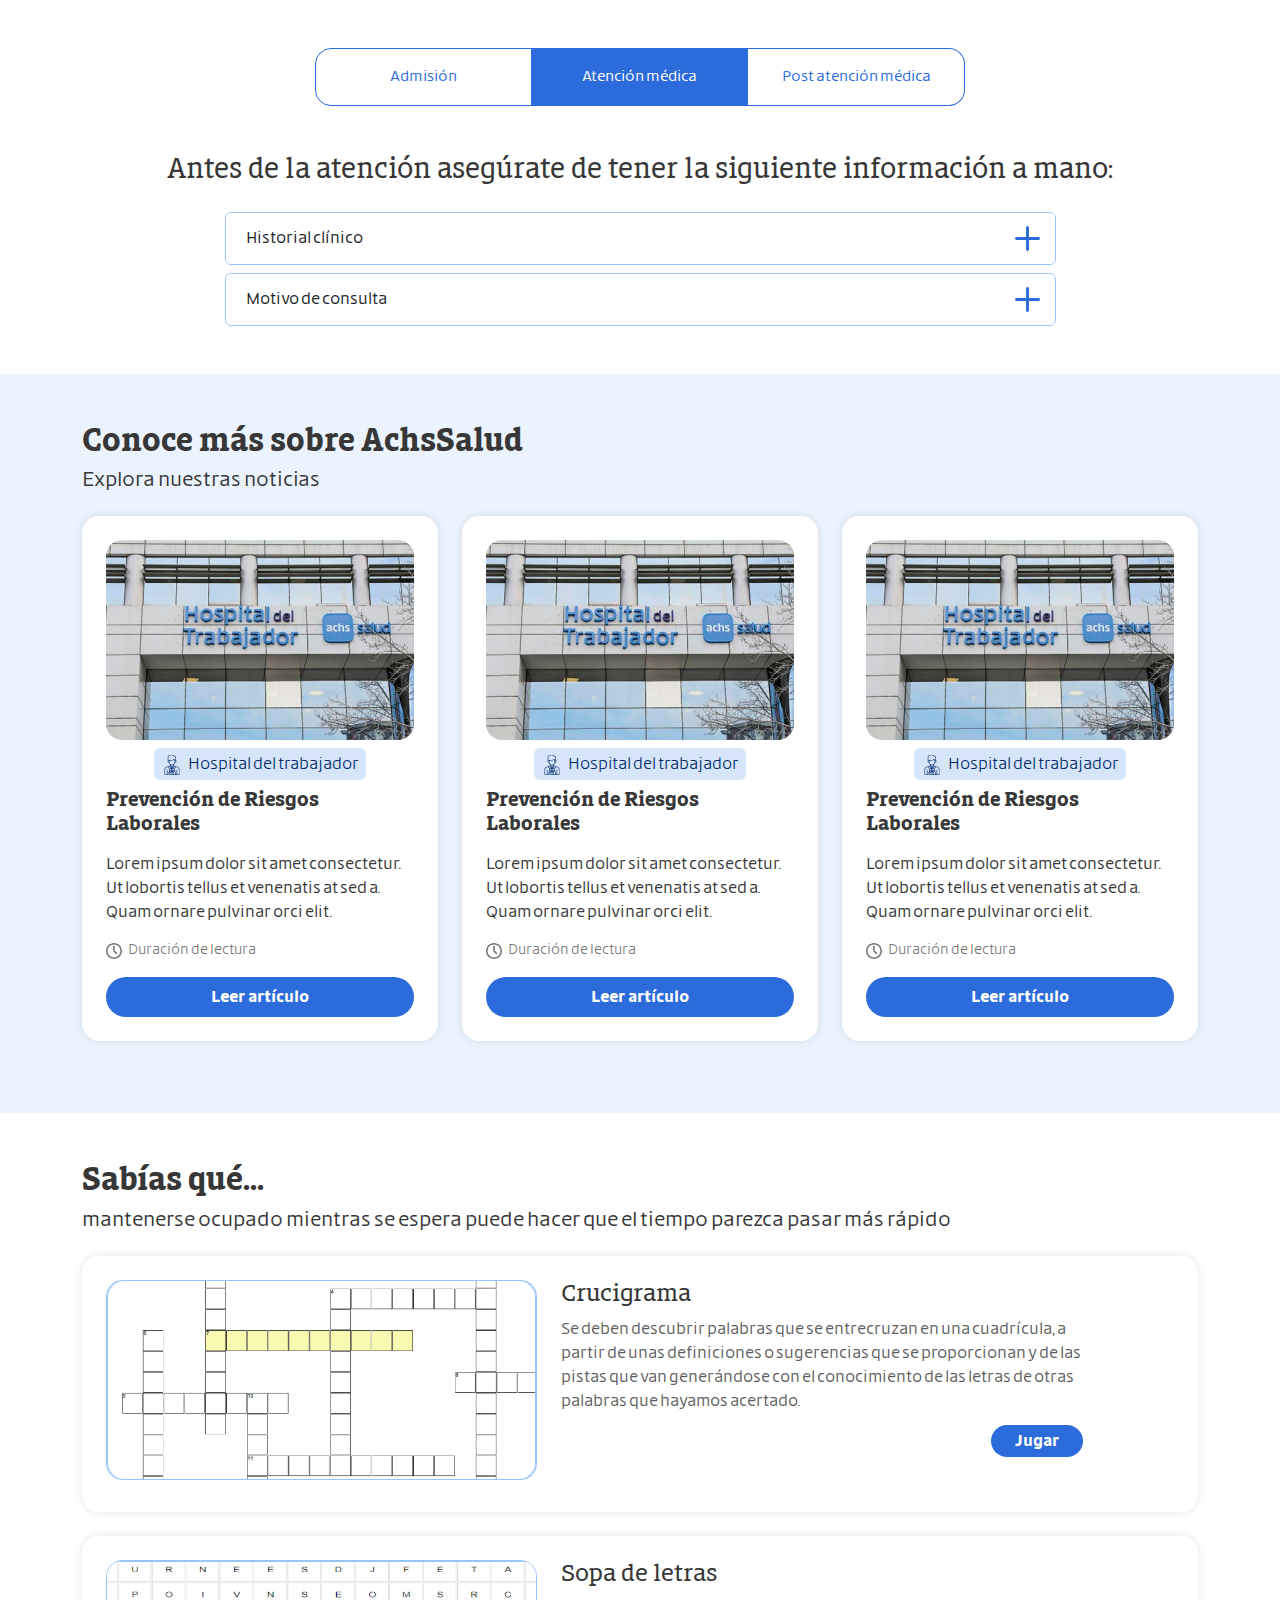
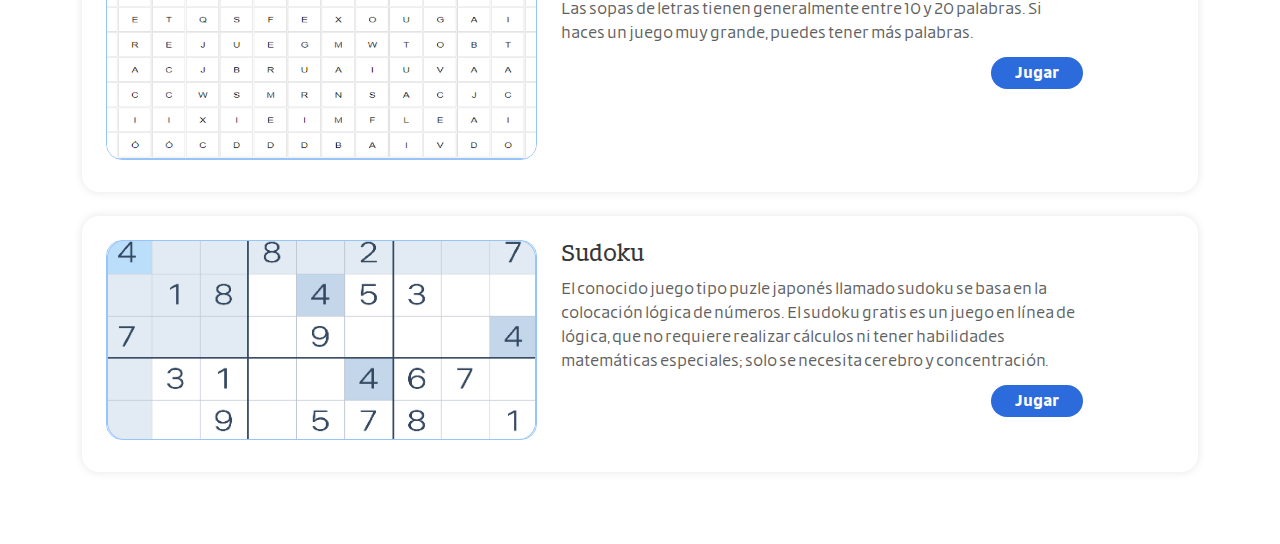
<file: atencion-medica.html>
<!DOCTYPE html>
<html lang="en">
<head>
    <meta charset="UTF-8">
    <meta name="viewport" content="width=device-width, initial-scale=1.0">
    <title>Atención médica | Sala de Espera HT</title>
    <link rel="stylesheet" href="assets/css/styles.css">
    <link rel="stylesheet" href="https://cdn.jsdelivr.net/npm/bootstrap@5.3.1/dist/css/bootstrap.min.css">
    <link href="https://cdn.jsdelivr.net/npm/@splidejs/splide@4.1.4/dist/css/splide.min.css" rel="stylesheet">
</head>
<body>
    <section class="ht_SalaDeEspera ht_SalaDeEspera__atencionMedica">
        <div class="container">
            <div class="row py-5">
                <div class="col-12">
                    <ul class="list-group list-group-horizontal justify-content-center align-items-center mb-4">
                        <li class="list-group-item rounded-start-4 p-0 h-100">
                            <a class="py-2 px-2 py-lg-3 px-lg-0" href="admision.html"">
                                Admisión
                            </a>
                        </li>
                        <li class="list-group-item active p-0 h-100">
                            <a class="py-2 px-2 py-lg-3 px-lg-0" href="atencion-medica.html">
                                Atención médica
                            </a>
                        </li>
                        <li class="list-group-item rounded-end-4 p-0 h-100">
                            <a class="py-2 px-2 py-lg-3 px-lg-0" href="post-atencion.html">
                                Post atención médica
                            </a>
                        </li>
                    </ul>
                </div>
                <div class="col-12">
                    <h3 class="my-4 text-center">
                        Antes de la atención asegúrate de tener la siguiente información a mano:
                    </h3>
                    <div class="row justify-content-center">
                        <div class="col-lg-9">
                            <div class="accordion ht_SalaDeEspera__atencionMedica-accordion mb-2" id="accordionHistorial">
                                <div class="accordion-item">
                                    <h2 class="accordion-header">
                                        <button class="accordion-button collapsed" type="button" data-bs-toggle="collapse" data-bs-target="#collapseOne" aria-expanded="false" aria-controls="collapseOne">
                                            Historial clínico
                                            <svg class="icon-plus" data-name="Capa 1" xmlns="http://www.w3.org/2000/svg" viewBox="0 0 24.96 24.96">
                                                <path d="M24.55,11.45c-.28-.28-.62-.41-1.03-.41H13.92V1.44c0-.41-.14-.75-.41-1.03-.28-.28-.62-.41-1.03-.41s-.75,.14-1.03,.41-.41,.62-.41,1.03V11.04H1.44c-.41,0-.75,.14-1.03,.41-.28,.28-.41,.62-.41,1.03s.14,.75,.41,1.03c.28,.28,.62,.41,1.03,.41H11.04v9.6c0,.41,.14,.75,.41,1.03s.62,.41,1.03,.41,.75-.14,1.03-.41c.28-.28,.41-.62,.41-1.03V13.92h9.6c.41,0,.75-.14,1.03-.41s.41-.62,.41-1.03-.14-.75-.41-1.03Z"/>
                                            </svg>
                                            <svg class="icon-minus" data-name="Capa 1" xmlns="http://www.w3.org/2000/svg" viewBox="0 0 19.5 2.25">
                                                <path d="M19.18,.32c-.22-.22-.48-.32-.8-.32H1.12C.81,0,.54,.11,.32,.32s-.32,.48-.32,.8,.11,.59,.32,.8c.22,.22,.48,.32,.8,.32H18.38c.32,0,.59-.11,.8-.32,.22-.22,.32-.48,.32-.8s-.11-.59-.32-.8Z"/>
                                            </svg>
                                        </button>
                                    </h2>
                                    <div id="collapseOne" class="accordion-collapse collapse" data-bs-parent="#accordionHistorial">
                                        <div class="accordion-body p-2">
                                            <ol class="list-group list-group-flush list-group-numbered">
                                                <li class="list-group-item">¿Cuál es tu RUT?</li>
                                                <li class="list-group-item">¿A qué eres alérgico?</li>
                                                <li class="list-group-item">¿Tienes alguna enfermedad?</li>
                                                <li class="list-group-item">¿Tomas medicamentos?</li>
                                                <li class="list-group-item">¿Te han operado?</li>
                                                <li class="list-group-item">Antecedentes familiares de alguna enfermedad</li>
                                            </ol>
                                        </div>
                                    </div>
                                </div>
                            </div>
                            <div class="accordion ht_SalaDeEspera__atencionMedica-accordion" id="accordionMotivo">
                                <div class="accordion-item">
                                    <h2 class="accordion-header">
                                        <button class="accordion-button collapsed" type="button" data-bs-toggle="collapse" data-bs-target="#collapseTwo" aria-expanded="false" aria-controls="collapseTwo">
                                            Motivo de consulta
                                            <svg class="icon-plus" data-name="Capa 1" xmlns="http://www.w3.org/2000/svg" viewBox="0 0 24.96 24.96">
                                                <path d="M24.55,11.45c-.28-.28-.62-.41-1.03-.41H13.92V1.44c0-.41-.14-.75-.41-1.03-.28-.28-.62-.41-1.03-.41s-.75,.14-1.03,.41-.41,.62-.41,1.03V11.04H1.44c-.41,0-.75,.14-1.03,.41-.28,.28-.41,.62-.41,1.03s.14,.75,.41,1.03c.28,.28,.62,.41,1.03,.41H11.04v9.6c0,.41,.14,.75,.41,1.03s.62,.41,1.03,.41,.75-.14,1.03-.41c.28-.28,.41-.62,.41-1.03V13.92h9.6c.41,0,.75-.14,1.03-.41s.41-.62,.41-1.03-.14-.75-.41-1.03Z"/>
                                            </svg>
                                            <svg class="icon-minus" data-name="Capa 1" xmlns="http://www.w3.org/2000/svg" viewBox="0 0 19.5 2.25">
                                                <path d="M19.18,.32c-.22-.22-.48-.32-.8-.32H1.12C.81,0,.54,.11,.32,.32s-.32,.48-.32,.8,.11,.59,.32,.8c.22,.22,.48,.32,.8,.32H18.38c.32,0,.59-.11,.8-.32,.22-.22,.32-.48,.32-.8s-.11-.59-.32-.8Z"/>
                                            </svg>
                                        </button>
                                    </h2>
                                    <div id="collapseTwo" class="accordion-collapse collapse" data-bs-parent="#accordionMotivo">
                                        <div class="accordion-body p-2">
                                            <ol class="list-group list-group-flush list-group-numbered">
                                                <li class="list-group-item">¿Cuándo comenzó?</li>
                                                <li class="list-group-item">¿Cuáles son tus dolores?</li>
                                                <li class="list-group-item">¿Cuando aumenta tu dolor? (Ej: subo la escalera, tomo el celular, etc.)</li>
                                            </ol>
                                        </div>
                                    </div>
                                </div>
                            </div>
                        </div>
                    </div>
                </div>
            </div>
        </div>
    </section>

    <section class="ht_SalaDeEspera ht_SalaDeEspera__more-aboutAchs py-5">
        <div class="container ">
            <div class="row">
                <div class="col-12">
                    <h2 class="mb-2">
                        Conoce más sobre AchsSalud
                    </h2>
                    <h5 class="mb-4">
                        Explora nuestras noticias
                    </h5>
                </div>
            </div>
            <div class="row">
                <div class="col-lg-4 mb-4">
                    <div class="ht_SalaDeEspera__more-aboutAchs-box d-flex flex-column p-4 h-100">
                        <figure class="mb-2 rounded-4 overflow-hidden">
                            <img class="img-fluid" src="assets/images/frontHT.jpg" alt="">
                        </figure>
                        <span class="tag rounded py-1 px-2 mb-2">
                            <svg class="icon-doctor me-1" data-name="Capa 1" xmlns="http://www.w3.org/2000/svg" viewBox="0 0 32.99 44">
                                <path d="M32.34,36.44c.36,0,.64-.29,.64-.64v-3.58c0-2.5-1.54-4.89-3.75-5.8,0,0,0,0-.01,0-.36-.14-8.29-3.21-8.65-3.35v-1.68c1.47-1.08,2.5-2.74,2.73-4.65,1.68-.13,2.93-1.47,2.93-3.02,0-1.06-.56-2.05-1.4-2.62,.1-.22,.15-.47,.15-.73V5.41c0-1.55-1.34-2.68-2.72-2.58-.27,.02-.5-.14-.55-.38-.32-1.65-1.36-2.45-3.18-2.45h-1.6c-.36,0-.64,.29-.64,.64s.29,.64,.64,.64h1.6c1.51,0,1.77,.67,1.91,1.41,.17,.88,1,1.49,1.92,1.42,.65-.05,1.33,.51,1.33,1.29v4.95c0,.41-.45,.74-1.22,.36-.94-.46-.88-1.42-.9-1.55-.12-.71-1.08-.87-1.42-.23-.63,1.19-1.87,1.95-3.24,1.95h-7.38c-.64,0-1.17-.52-1.17-1.17V4.97c0-2.03,1.65-3.68,3.68-3.68h1.9c.36,0,.64-.29,.64-.64s-.29-.64-.64-.64h-1.9c-2.74,0-4.97,2.23-4.97,4.97v4.74c0,.68,.28,1.3,.73,1.74-.63,.58-1.02,1.4-1.02,2.26,0,1.54,1.24,2.88,2.92,3.02,.22,1.87,1.21,3.54,2.72,4.64v1.69s-8.61,3.34-8.65,3.36c0,0,0,0-.01,0-1.81,.74-3.75,2.88-3.75,5.8v10.03c0,.97,.79,1.76,1.76,1.76H31.23c.97,0,1.76-.79,1.76-1.76v-3.44c0-.36-.29-.64-.64-.64s-.64,.29-.64,.64v3.44c0,.26-.21,.47-.47,.47h-3.43v-9.46c0-.36-.29-.64-.64-.64s-.64,.29-.64,.64v9.46h-1.3v-3.6c0-1.61-1.15-2.96-2.68-3.26v-3.17l.5-.57c.46-.39,.61-1.03,.36-1.59l-.62-1.38s0-.06,.02-.07h0l1.41-1.05c.34-.25,.54-.66,.54-1.08v-.89l4.01,1.55c1.58,.65,2.95,2.49,2.95,4.6v3.58c0,.36,.29,.64,.64,.64ZM23.34,12.16c.08,0,.34-.06,.53-.14,.62,.29,1.06,.96,1.06,1.68,0,.88-.7,1.58-1.59,1.72v-3.26Zm-13.7,3.26c-.88-.14-1.59-.84-1.59-1.72,0-.63,.39-1.26,.98-1.58,.27,.05,.47,.05,.61,.05v3.25Zm1.29,.49v-3.74h5.97c1.44,0,2.76-.62,3.67-1.62,.3,.62,.83,1.12,1.46,1.39,0,0,.01,0,.02,0v3.97c0,2.98-2.42,5.47-5.47,5.47-3.31,0-5.65-2.55-5.65-5.47Zm6.21,10.7c.64-.52,2.06-1.68,2.93-2.37,0,0,.28,.11,.28,.11-1.2,3.76-.79,2.5-1.32,4.16-.37-.37-.43-.43-1.9-1.9Zm1.46,3.28l-.14,.44-.24-.81,.38,.38Zm-4.6-1.44l-1.31-4.13c.08-.03,.14-.05,.21-.08,.82,.66,2.15,1.73,2.94,2.37-.2,.2-1.59,1.59-1.84,1.84Zm.76,1.07l-.19,.74-.14-.43,.32-.32h0Zm-1.06-7.42c1.78,.76,3.78,.78,5.57,.02,0,1.05,0,1,.01,1.11-.78,.62-1.99,1.6-2.8,2.26-.81-.66-2.02-1.64-2.8-2.26,.01-.11,0-.06,0-1.13Zm2.79,5.69l.73,.73-.12,.33h-1.21l-.12-.33c.07-.07,.63-.63,.73-.73Zm-6.88-2.27l1.87-.73c.09,.3,3.3,10.4,3.5,11.01l-4.02-4.59s-.06-.06-.1-.09c-.02-.02-.03-.05-.02-.07l.62-1.38c.26-.58,.09-1.26-.42-1.64l-1.41-1.05s-.02-.03-.02-.05v-1.42Zm1.47,11.75c.8,.02,1.45,.67,1.45,1.48s-.66,1.48-1.48,1.48-1.48-.66-1.48-1.48c0-.73,.53-1.44,1.51-1.48Zm4.8,5.44H6.55v-9.46c0-.36-.29-.64-.64-.64s-.64,.29-.64,.64v9.46H1.76c-.26,0-.47-.21-.47-.47v-10.03c0-2.22,1.48-4,2.95-4.6l4.09-1.59v.92c0,.42,.2,.83,.54,1.08l1.41,1.05s.03,.05,.02,.07l-.62,1.38c-.25,.55-.1,1.2,.36,1.59l.39,.44v3.51c-1.22,.29-2.13,1.39-2.13,2.69,0,1.53,1.24,2.77,2.77,2.77s2.77-1.24,2.77-2.77c0-1.3-.91-2.4-2.12-2.69v-2.04l4.18,4.78v3.92Zm-.57-10.12l.63-2.46h1.12l.7,2.41-1.23,3.88-1.22-3.83Zm3.25,6.51v3.6h-1.39v-3.92l4.07-4.64v1.7h0c-1.52,.3-2.68,1.65-2.68,3.26Zm5.35,0v3.6h-4.06v-3.6c0-1.12,.91-2.03,2.03-2.03s2.03,.91,2.03,2.03Zm-.47-12.17s0,.04-.02,.05l-1.41,1.05c-.51,.38-.68,1.06-.42,1.64l.62,1.38s0,.06-.02,.07c-.03,.03-.07,.06-.1,.09l-4.02,4.59c.09-.3,3.45-10.85,3.49-10.98l1.88,.73v1.38Z"/>
                                <path d="M11.05,39.4c.35,0,.64-.28,.64-.64,0-.32-.23-.58-.52-.63-.4-.08-.77,.23-.77,.63,0,.36,.29,.64,.64,.64Z"/>
                            </svg>
                            Hospital del trabajador
                        </span>
                        <h5 class="mb-3">
                            Prevención de Riesgos Laborales
                        </h5>
                        <p>
                            Lorem ipsum dolor sit amet consectetur. Ut lobortis tellus et venenatis at sed a. Quam ornare pulvinar orci elit.
                        </p>
                        <span class="timeRead mb-3">
                            <svg class="icon-clock me-1" data-name="Capa 1" xmlns="http://www.w3.org/2000/svg" viewBox="0 0 16 16">
                                <path d="M8,0C3.58,0,0,3.58,0,8s3.58,8,8,8,8-3.58,8-8S12.42,0,8,0Zm0,14.4c-3.54,0-6.4-2.86-6.4-6.4S4.46,1.6,8,1.6s6.4,2.86,6.4,6.4-2.86,6.4-6.4,6.4Z"/>
                                <path d="M8.8,7.67V3.2c0-.44-.36-.8-.8-.8s-.8,.36-.8,.8v4.8c0,.22,.09,.42,.23,.57l2.4,2.4c.14,.14,.34,.23,.57,.23,.44,0,.8-.36,.8-.8,0-.22-.09-.42-.23-.57l-2.17-2.16Z"/>
                            </svg>
                            Duración de lectura
                        </span>
                        <a class="btn-primaryHt rounded-pill text-center py-2 w-100" href="#" title="Leer artículo">
                            Leer artículo
                        </a>
                    </div>
                </div>
                <div class="col-lg-4 mb-4">
                    <div class="ht_SalaDeEspera__more-aboutAchs-box d-flex flex-column p-4 h-100">
                        <figure class="mb-2 rounded-4 overflow-hidden">
                            <img class="img-fluid" src="assets/images/frontHT.jpg" alt="">
                        </figure>
                        <span class="tag rounded py-1 px-2 mb-2">
                            <svg class="icon-doctor me-1" data-name="Capa 1" xmlns="http://www.w3.org/2000/svg" viewBox="0 0 32.99 44">
                                <path d="M32.34,36.44c.36,0,.64-.29,.64-.64v-3.58c0-2.5-1.54-4.89-3.75-5.8,0,0,0,0-.01,0-.36-.14-8.29-3.21-8.65-3.35v-1.68c1.47-1.08,2.5-2.74,2.73-4.65,1.68-.13,2.93-1.47,2.93-3.02,0-1.06-.56-2.05-1.4-2.62,.1-.22,.15-.47,.15-.73V5.41c0-1.55-1.34-2.68-2.72-2.58-.27,.02-.5-.14-.55-.38-.32-1.65-1.36-2.45-3.18-2.45h-1.6c-.36,0-.64,.29-.64,.64s.29,.64,.64,.64h1.6c1.51,0,1.77,.67,1.91,1.41,.17,.88,1,1.49,1.92,1.42,.65-.05,1.33,.51,1.33,1.29v4.95c0,.41-.45,.74-1.22,.36-.94-.46-.88-1.42-.9-1.55-.12-.71-1.08-.87-1.42-.23-.63,1.19-1.87,1.95-3.24,1.95h-7.38c-.64,0-1.17-.52-1.17-1.17V4.97c0-2.03,1.65-3.68,3.68-3.68h1.9c.36,0,.64-.29,.64-.64s-.29-.64-.64-.64h-1.9c-2.74,0-4.97,2.23-4.97,4.97v4.74c0,.68,.28,1.3,.73,1.74-.63,.58-1.02,1.4-1.02,2.26,0,1.54,1.24,2.88,2.92,3.02,.22,1.87,1.21,3.54,2.72,4.64v1.69s-8.61,3.34-8.65,3.36c0,0,0,0-.01,0-1.81,.74-3.75,2.88-3.75,5.8v10.03c0,.97,.79,1.76,1.76,1.76H31.23c.97,0,1.76-.79,1.76-1.76v-3.44c0-.36-.29-.64-.64-.64s-.64,.29-.64,.64v3.44c0,.26-.21,.47-.47,.47h-3.43v-9.46c0-.36-.29-.64-.64-.64s-.64,.29-.64,.64v9.46h-1.3v-3.6c0-1.61-1.15-2.96-2.68-3.26v-3.17l.5-.57c.46-.39,.61-1.03,.36-1.59l-.62-1.38s0-.06,.02-.07h0l1.41-1.05c.34-.25,.54-.66,.54-1.08v-.89l4.01,1.55c1.58,.65,2.95,2.49,2.95,4.6v3.58c0,.36,.29,.64,.64,.64ZM23.34,12.16c.08,0,.34-.06,.53-.14,.62,.29,1.06,.96,1.06,1.68,0,.88-.7,1.58-1.59,1.72v-3.26Zm-13.7,3.26c-.88-.14-1.59-.84-1.59-1.72,0-.63,.39-1.26,.98-1.58,.27,.05,.47,.05,.61,.05v3.25Zm1.29,.49v-3.74h5.97c1.44,0,2.76-.62,3.67-1.62,.3,.62,.83,1.12,1.46,1.39,0,0,.01,0,.02,0v3.97c0,2.98-2.42,5.47-5.47,5.47-3.31,0-5.65-2.55-5.65-5.47Zm6.21,10.7c.64-.52,2.06-1.68,2.93-2.37,0,0,.28,.11,.28,.11-1.2,3.76-.79,2.5-1.32,4.16-.37-.37-.43-.43-1.9-1.9Zm1.46,3.28l-.14,.44-.24-.81,.38,.38Zm-4.6-1.44l-1.31-4.13c.08-.03,.14-.05,.21-.08,.82,.66,2.15,1.73,2.94,2.37-.2,.2-1.59,1.59-1.84,1.84Zm.76,1.07l-.19,.74-.14-.43,.32-.32h0Zm-1.06-7.42c1.78,.76,3.78,.78,5.57,.02,0,1.05,0,1,.01,1.11-.78,.62-1.99,1.6-2.8,2.26-.81-.66-2.02-1.64-2.8-2.26,.01-.11,0-.06,0-1.13Zm2.79,5.69l.73,.73-.12,.33h-1.21l-.12-.33c.07-.07,.63-.63,.73-.73Zm-6.88-2.27l1.87-.73c.09,.3,3.3,10.4,3.5,11.01l-4.02-4.59s-.06-.06-.1-.09c-.02-.02-.03-.05-.02-.07l.62-1.38c.26-.58,.09-1.26-.42-1.64l-1.41-1.05s-.02-.03-.02-.05v-1.42Zm1.47,11.75c.8,.02,1.45,.67,1.45,1.48s-.66,1.48-1.48,1.48-1.48-.66-1.48-1.48c0-.73,.53-1.44,1.51-1.48Zm4.8,5.44H6.55v-9.46c0-.36-.29-.64-.64-.64s-.64,.29-.64,.64v9.46H1.76c-.26,0-.47-.21-.47-.47v-10.03c0-2.22,1.48-4,2.95-4.6l4.09-1.59v.92c0,.42,.2,.83,.54,1.08l1.41,1.05s.03,.05,.02,.07l-.62,1.38c-.25,.55-.1,1.2,.36,1.59l.39,.44v3.51c-1.22,.29-2.13,1.39-2.13,2.69,0,1.53,1.24,2.77,2.77,2.77s2.77-1.24,2.77-2.77c0-1.3-.91-2.4-2.12-2.69v-2.04l4.18,4.78v3.92Zm-.57-10.12l.63-2.46h1.12l.7,2.41-1.23,3.88-1.22-3.83Zm3.25,6.51v3.6h-1.39v-3.92l4.07-4.64v1.7h0c-1.52,.3-2.68,1.65-2.68,3.26Zm5.35,0v3.6h-4.06v-3.6c0-1.12,.91-2.03,2.03-2.03s2.03,.91,2.03,2.03Zm-.47-12.17s0,.04-.02,.05l-1.41,1.05c-.51,.38-.68,1.06-.42,1.64l.62,1.38s0,.06-.02,.07c-.03,.03-.07,.06-.1,.09l-4.02,4.59c.09-.3,3.45-10.85,3.49-10.98l1.88,.73v1.38Z"/>
                                <path d="M11.05,39.4c.35,0,.64-.28,.64-.64,0-.32-.23-.58-.52-.63-.4-.08-.77,.23-.77,.63,0,.36,.29,.64,.64,.64Z"/>
                            </svg>
                            Hospital del trabajador
                        </span>
                        <h5 class="mb-3">
                            Prevención de Riesgos Laborales
                        </h5>
                        <p>
                            Lorem ipsum dolor sit amet consectetur. Ut lobortis tellus et venenatis at sed a. Quam ornare pulvinar orci elit.
                        </p>
                        <span class="timeRead mb-3">
                            <svg class="icon-clock me-1" data-name="Capa 1" xmlns="http://www.w3.org/2000/svg" viewBox="0 0 16 16">
                                <path d="M8,0C3.58,0,0,3.58,0,8s3.58,8,8,8,8-3.58,8-8S12.42,0,8,0Zm0,14.4c-3.54,0-6.4-2.86-6.4-6.4S4.46,1.6,8,1.6s6.4,2.86,6.4,6.4-2.86,6.4-6.4,6.4Z"/>
                                <path d="M8.8,7.67V3.2c0-.44-.36-.8-.8-.8s-.8,.36-.8,.8v4.8c0,.22,.09,.42,.23,.57l2.4,2.4c.14,.14,.34,.23,.57,.23,.44,0,.8-.36,.8-.8,0-.22-.09-.42-.23-.57l-2.17-2.16Z"/>
                            </svg>
                            Duración de lectura
                        </span>
                        <a class="btn-primaryHt rounded-pill text-center py-2 w-100" href="#" title="Leer artículo">
                            Leer artículo
                        </a>
                    </div>
                </div>
                <div class="col-lg-4 mb-4">
                    <div class="ht_SalaDeEspera__more-aboutAchs-box d-flex flex-column p-4 h-100">
                        <figure class="mb-2 rounded-4 overflow-hidden">
                            <img class="img-fluid" src="assets/images/frontHT.jpg" alt="">
                        </figure>
                        <span class="tag rounded py-1 px-2 mb-2">
                            <svg class="icon-doctor me-1" data-name="Capa 1" xmlns="http://www.w3.org/2000/svg" viewBox="0 0 32.99 44">
                                <path d="M32.34,36.44c.36,0,.64-.29,.64-.64v-3.58c0-2.5-1.54-4.89-3.75-5.8,0,0,0,0-.01,0-.36-.14-8.29-3.21-8.65-3.35v-1.68c1.47-1.08,2.5-2.74,2.73-4.65,1.68-.13,2.93-1.47,2.93-3.02,0-1.06-.56-2.05-1.4-2.62,.1-.22,.15-.47,.15-.73V5.41c0-1.55-1.34-2.68-2.72-2.58-.27,.02-.5-.14-.55-.38-.32-1.65-1.36-2.45-3.18-2.45h-1.6c-.36,0-.64,.29-.64,.64s.29,.64,.64,.64h1.6c1.51,0,1.77,.67,1.91,1.41,.17,.88,1,1.49,1.92,1.42,.65-.05,1.33,.51,1.33,1.29v4.95c0,.41-.45,.74-1.22,.36-.94-.46-.88-1.42-.9-1.55-.12-.71-1.08-.87-1.42-.23-.63,1.19-1.87,1.95-3.24,1.95h-7.38c-.64,0-1.17-.52-1.17-1.17V4.97c0-2.03,1.65-3.68,3.68-3.68h1.9c.36,0,.64-.29,.64-.64s-.29-.64-.64-.64h-1.9c-2.74,0-4.97,2.23-4.97,4.97v4.74c0,.68,.28,1.3,.73,1.74-.63,.58-1.02,1.4-1.02,2.26,0,1.54,1.24,2.88,2.92,3.02,.22,1.87,1.21,3.54,2.72,4.64v1.69s-8.61,3.34-8.65,3.36c0,0,0,0-.01,0-1.81,.74-3.75,2.88-3.75,5.8v10.03c0,.97,.79,1.76,1.76,1.76H31.23c.97,0,1.76-.79,1.76-1.76v-3.44c0-.36-.29-.64-.64-.64s-.64,.29-.64,.64v3.44c0,.26-.21,.47-.47,.47h-3.43v-9.46c0-.36-.29-.64-.64-.64s-.64,.29-.64,.64v9.46h-1.3v-3.6c0-1.61-1.15-2.96-2.68-3.26v-3.17l.5-.57c.46-.39,.61-1.03,.36-1.59l-.62-1.38s0-.06,.02-.07h0l1.41-1.05c.34-.25,.54-.66,.54-1.08v-.89l4.01,1.55c1.58,.65,2.95,2.49,2.95,4.6v3.58c0,.36,.29,.64,.64,.64ZM23.34,12.16c.08,0,.34-.06,.53-.14,.62,.29,1.06,.96,1.06,1.68,0,.88-.7,1.58-1.59,1.72v-3.26Zm-13.7,3.26c-.88-.14-1.59-.84-1.59-1.72,0-.63,.39-1.26,.98-1.58,.27,.05,.47,.05,.61,.05v3.25Zm1.29,.49v-3.74h5.97c1.44,0,2.76-.62,3.67-1.62,.3,.62,.83,1.12,1.46,1.39,0,0,.01,0,.02,0v3.97c0,2.98-2.42,5.47-5.47,5.47-3.31,0-5.65-2.55-5.65-5.47Zm6.21,10.7c.64-.52,2.06-1.68,2.93-2.37,0,0,.28,.11,.28,.11-1.2,3.76-.79,2.5-1.32,4.16-.37-.37-.43-.43-1.9-1.9Zm1.46,3.28l-.14,.44-.24-.81,.38,.38Zm-4.6-1.44l-1.31-4.13c.08-.03,.14-.05,.21-.08,.82,.66,2.15,1.73,2.94,2.37-.2,.2-1.59,1.59-1.84,1.84Zm.76,1.07l-.19,.74-.14-.43,.32-.32h0Zm-1.06-7.42c1.78,.76,3.78,.78,5.57,.02,0,1.05,0,1,.01,1.11-.78,.62-1.99,1.6-2.8,2.26-.81-.66-2.02-1.64-2.8-2.26,.01-.11,0-.06,0-1.13Zm2.79,5.69l.73,.73-.12,.33h-1.21l-.12-.33c.07-.07,.63-.63,.73-.73Zm-6.88-2.27l1.87-.73c.09,.3,3.3,10.4,3.5,11.01l-4.02-4.59s-.06-.06-.1-.09c-.02-.02-.03-.05-.02-.07l.62-1.38c.26-.58,.09-1.26-.42-1.64l-1.41-1.05s-.02-.03-.02-.05v-1.42Zm1.47,11.75c.8,.02,1.45,.67,1.45,1.48s-.66,1.48-1.48,1.48-1.48-.66-1.48-1.48c0-.73,.53-1.44,1.51-1.48Zm4.8,5.44H6.55v-9.46c0-.36-.29-.64-.64-.64s-.64,.29-.64,.64v9.46H1.76c-.26,0-.47-.21-.47-.47v-10.03c0-2.22,1.48-4,2.95-4.6l4.09-1.59v.92c0,.42,.2,.83,.54,1.08l1.41,1.05s.03,.05,.02,.07l-.62,1.38c-.25,.55-.1,1.2,.36,1.59l.39,.44v3.51c-1.22,.29-2.13,1.39-2.13,2.69,0,1.53,1.24,2.77,2.77,2.77s2.77-1.24,2.77-2.77c0-1.3-.91-2.4-2.12-2.69v-2.04l4.18,4.78v3.92Zm-.57-10.12l.63-2.46h1.12l.7,2.41-1.23,3.88-1.22-3.83Zm3.25,6.51v3.6h-1.39v-3.92l4.07-4.64v1.7h0c-1.52,.3-2.68,1.65-2.68,3.26Zm5.35,0v3.6h-4.06v-3.6c0-1.12,.91-2.03,2.03-2.03s2.03,.91,2.03,2.03Zm-.47-12.17s0,.04-.02,.05l-1.41,1.05c-.51,.38-.68,1.06-.42,1.64l.62,1.38s0,.06-.02,.07c-.03,.03-.07,.06-.1,.09l-4.02,4.59c.09-.3,3.45-10.85,3.49-10.98l1.88,.73v1.38Z"/>
                                <path d="M11.05,39.4c.35,0,.64-.28,.64-.64,0-.32-.23-.58-.52-.63-.4-.08-.77,.23-.77,.63,0,.36,.29,.64,.64,.64Z"/>
                            </svg>
                            Hospital del trabajador
                        </span>
                        <h5 class="mb-3">
                            Prevención de Riesgos Laborales
                        </h5>
                        <p>
                            Lorem ipsum dolor sit amet consectetur. Ut lobortis tellus et venenatis at sed a. Quam ornare pulvinar orci elit.
                        </p>
                        <span class="timeRead mb-3">
                            <svg class="icon-clock me-1" data-name="Capa 1" xmlns="http://www.w3.org/2000/svg" viewBox="0 0 16 16">
                                <path d="M8,0C3.58,0,0,3.58,0,8s3.58,8,8,8,8-3.58,8-8S12.42,0,8,0Zm0,14.4c-3.54,0-6.4-2.86-6.4-6.4S4.46,1.6,8,1.6s6.4,2.86,6.4,6.4-2.86,6.4-6.4,6.4Z"/>
                                <path d="M8.8,7.67V3.2c0-.44-.36-.8-.8-.8s-.8,.36-.8,.8v4.8c0,.22,.09,.42,.23,.57l2.4,2.4c.14,.14,.34,.23,.57,.23,.44,0,.8-.36,.8-.8,0-.22-.09-.42-.23-.57l-2.17-2.16Z"/>
                            </svg>
                            Duración de lectura
                        </span>
                        <a class="btn-primaryHt rounded-pill text-center py-2 w-100" href="#" title="Leer artículo">
                            Leer artículo
                        </a>
                    </div>
                </div>
            </div>
        </div>
    </section>
    <section class="ht_SalaDeEspera ht_SalaDeEspera__didYouKnow py-5">
        <div class="container">
            <div class="row">
                <div class="col-12">
                    <h2 class="mb-2">
                        Sabías qué...
                    </h2>
                    <h5 class="mb-4">
                        mantenerse ocupado mientras se espera puede hacer que el tiempo parezca pasar más rápido
                    </h5>
                    <div class="ht_SalaDeEspera__didYouKnow-box d-flex flex-column p-4 mb-4">
                        <div class="row">
                            <div class="col-lg-5">
                                <figure class="mb-2 rounded-4 overflow-hidden">
                                    <img class="img-fluid" src="assets/images/crucigrama.png" alt="">
                                </figure>
                            </div>
                            <div class="col-lg-6">
                                <h4 class="text-center text-lg-start">
                                    Crucigrama
                                </h4>
                                <p class="d-none d-lg-block">
                                    Se deben descubrir palabras que se entrecruzan en una cuadrícula, a partir de unas definiciones o sugerencias que se proporcionan y de las pistas que van generándose con el conocimiento de las letras de otras palabras que hayamos acertado.
                                </p>
                                <div class="row">
                                    <div class="col-12 text-lg-end">
                                        <a class="btn-primaryHt rounded-pill text-center py-2 px-4 w-100 d-block d-lg-inline" href="#" title="Jugar Crucigrama">
                                            Jugar
                                        </a>
                                    </div>
                                </div>
                            </div>
                        </div>
                    </div>
                    <div class="ht_SalaDeEspera__didYouKnow-box d-flex flex-column p-4 mb-4">
                        <div class="row">
                            <div class="col-lg-5">
                                <figure class="mb-2 rounded-4 overflow-hidden">
                                    <img class="img-fluid" src="assets/images/sopa-letras.jpg" alt="">
                                </figure>
                            </div>
                            <div class="col-lg-6">
                                <h4 class="text-center text-lg-start">
                                    Sopa de letras
                                </h4>
                                <p class="d-none d-lg-block">
                                    Las sopas de letras tienen generalmente entre 10 y 20 palabras. Si haces un juego muy grande, puedes tener más palabras.
                                </p>
                                <div class="row">
                                    <div class="col-12 text-lg-end">
                                        <a class="btn-primaryHt rounded-pill text-center py-2 px-4 w-100 d-block d-lg-inline" href="#" title="Jugar Sopa de letras">
                                            Jugar
                                        </a>
                                    </div>
                                </div>
                            </div>
                        </div>
                    </div>
                    <div class="ht_SalaDeEspera__didYouKnow-box d-flex flex-column p-4 mb-4">
                        <div class="row">
                            <div class="col-lg-5">
                                <figure class="mb-2 rounded-4 overflow-hidden">
                                    <img class="img-fluid" src="assets/images/sudoku.jpg" alt="">
                                </figure>
                            </div>
                            <div class="col-lg-6">
                                <h4 class="text-center text-lg-start">
                                    Sudoku
                                </h4>
                                <p class="d-none d-lg-block">
                                    El conocido juego tipo puzle japonés llamado sudoku se basa en la colocación lógica de números. El sudoku gratis es un juego en línea de lógica, que no requiere realizar cálculos ni tener habilidades matemáticas especiales; solo se necesita cerebro y concentración.
                                </p>
                                <div class="row">
                                    <div class="col-12 text-lg-end">
                                        <a class="btn-primaryHt rounded-pill text-center py-2 px-4 w-100 d-block d-lg-inline" href="#" title="Jugar Sopa de letras">
                                            Jugar
                                        </a>
                                    </div>
                                </div>
                            </div>
                        </div>
                    </div>
                </div>
            </div>
        </div>
    </section>

    <script src="https://cdn.jsdelivr.net/npm/bootstrap@5.3.1/dist/js/bootstrap.bundle.min.js"></script>

</body>
</html>
</file>
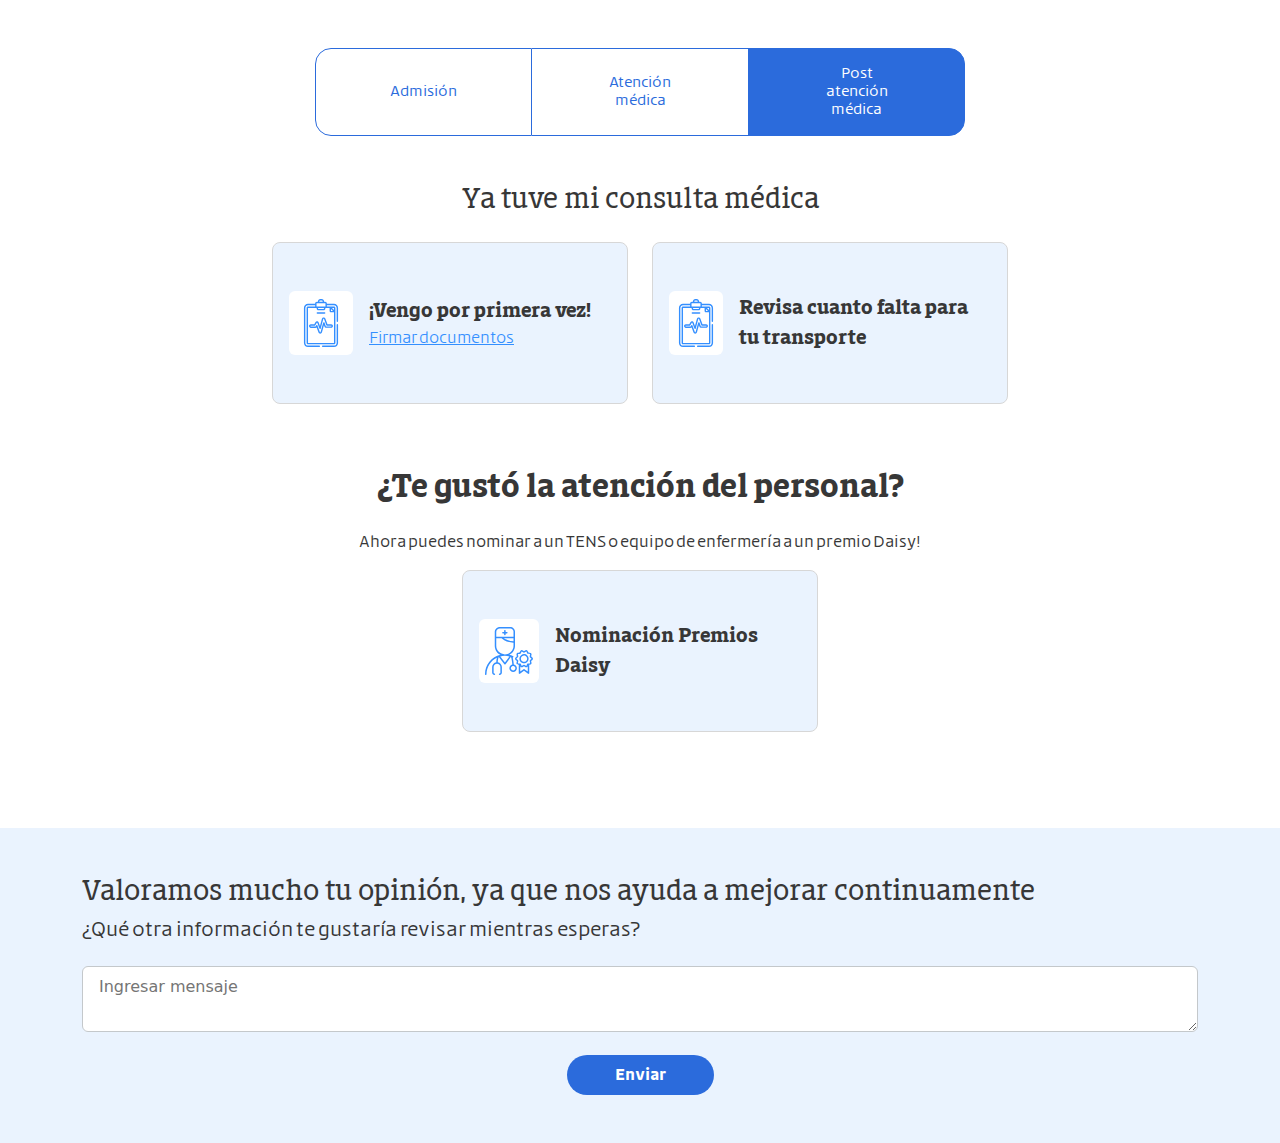
<file: post-atencion.html>
<!DOCTYPE html>
<html lang="en">
<head>
    <meta charset="UTF-8">
    <meta name="viewport" content="width=device-width, initial-scale=1.0">
    <title>Post atención médica | Sala de Espera HT</title>
    <link rel="stylesheet" href="assets/css/styles.css">
    <link rel="stylesheet" href="https://cdn.jsdelivr.net/npm/bootstrap@5.3.1/dist/css/bootstrap.min.css">
    <link href="https://cdn.jsdelivr.net/npm/@splidejs/splide@4.1.4/dist/css/splide.min.css" rel="stylesheet">
</head>
<body>
    <section class="ht_SalaDeEspera ht_SalaDeEspera__postAtencion">
        <div class="container">
            <div class="row py-5">
                <div class="col-12">
                    <ul class="list-group list-group-horizontal justify-content-center mb-4">
                        <li class="list-group-item rounded-start-4 p-0">
                            <a class="py-2 px-3 py-lg-3 px-lg-5 mx-lg-4" href="admision.html"">
                                Admisión
                            </a>
                        </li>
                        <li class="list-group-item p-0">
                            <a class="py-2 px-3 py-lg-3 px-lg-5 mx-lg-4" href="atencion-medica.html">
                                Atención médica
                            </a>
                        </li>
                        <li class="list-group-item rounded-end-4 p-0 active">
                            <a class="py-2 px-3 py-lg-3 px-lg-5 mx-lg-4" href="post-atencion.html">
                                Post atención médica
                            </a>
                        </li>
                    </ul>
                </div>
                <div class="col-12">
                    <h3 class="my-4 text-center">
                        Ya tuve mi consulta médica
                    </h3>
                    <div class="row justify-content-center pb-5">
                        <div class="col-lg-4 mb-3">
                            <a class="ht_SalaDeEspera__postAtencion-card d-flex justify-content-start align-items-center rounded-3 py-5 px-3" href="#">
                                <figure class="icon mb-0 me-3">
                                    <svg class="icon-document2" data-name="Capa 1" xmlns="http://www.w3.org/2000/svg" viewBox="0 0 34.12 48">
                                        <path d="M30.05,4.87h-7.11v-.29c0-.97-.79-1.77-1.77-1.77h-1.04v-.44c0-1.31-1.06-2.37-2.37-2.37h-1.38c-1.31,0-2.37,1.06-2.37,2.37v.44h-1.04c-.97,0-1.77,.79-1.77,1.77v.29H4.08C1.83,4.87,0,6.7,0,8.94V43.92c0,2.25,1.83,4.08,4.08,4.08H15.42c.39,0,.7-.31,.7-.7s-.31-.7-.7-.7H4.08c-1.47,0-2.67-1.2-2.67-2.67V8.94c0-1.47,1.2-2.67,2.67-2.67h7.11v.89c0,.12,.01,.25,.04,.36H4.08c-.78,0-1.41,.63-1.41,1.41V43.92c0,.78,.63,1.41,1.41,1.41H30.05c.78,0,1.41-.63,1.41-1.41V8.94c0-.78-.63-1.41-1.41-1.41h-7.15c.02-.12,.04-.24,.04-.36v-.89h7.11c1.47,0,2.67,1.2,2.67,2.67v13.41c0,.39,.31,.7,.7,.7s.7-.31,.7-.7V8.94c0-2.25-1.83-4.08-4.08-4.08ZM15.4,2.37c0-.53,.43-.97,.97-.97h1.38c.53,0,.97,.43,.97,.97v.44h-3.31v-.44Zm-2.81,2.21c0-.2,.17-.36,.36-.36h8.21c.2,0,.36,.17,.36,.36v2.59c0,.2-.17,.36-.36,.36H12.96c-.2,0-.36-.17-.36-.36v-2.59Zm7.43,4.36v.58c0,.2-.17,.36-.36,.36h-5.19c-.2,0-.36-.17-.36-.36v-.58h5.92Zm10.03,0s0,0,0,0v2.01l-2.01-2.01h2.01Zm-3,.99l2.01,2.01h-2.01s0,0,0,0v-2.01Zm-1.41-.99v3c0,.78,.63,1.41,1.41,1.41h3v30.57s0,0,0,0H4.08s0,0,0,0V8.94s0,0,0,0H12.7v.58c0,.97,.79,1.77,1.77,1.77h5.19c.98,0,1.77-.79,1.77-1.77v-.58h4.21Z"/>
                                        <path d="M13.4,14.71h7.32c.39,0,.7-.31,.7-.7s-.31-.7-.7-.7h-7.32c-.39,0-.7,.32-.7,.7s.32,.7,.7,.7Z"/>
                                        <path d="M17.97,19.75l-1.94,7.19-1.27-3.42c-.54-1.45-2.54-1.6-3.29-.25l-1.1,2h-3.46c-1,0-1.81,.81-1.81,1.81s.81,1.81,1.81,1.81h4.53c.48,0,.92-.19,1.26-.51l1.9,5.12c.61,1.65,2.99,1.55,3.45-.16l1.94-7.19,.57,1.54c.26,.71,.95,1.18,1.7,1.18h4.95c1,0,1.81-.81,1.81-1.81s-.81-1.81-1.81-1.81h-3.68l-2.1-5.68c-.61-1.65-2.99-1.54-3.45,.16Zm5.07,6.93h4.17c.22,0,.41,.18,.41,.41s-.18,.41-.41,.41h-4.95c-.17,0-.32-.11-.38-.27l-1.34-3.61c-.24-.64-1.16-.6-1.34,.06l-2.52,9.31c-.1,.38-.64,.41-.77,.04l-2.39-6.46c-.21-.56-.99-.62-1.28-.1l-.45,.81c-.07,.13-.21,.21-.36,.21H6.91c-.22,0-.41-.18-.41-.41s.18-.41,.41-.41h3.87c.26,0,.49-.14,.62-.36l1.3-2.36c.17-.3,.62-.27,.74,.05l2.03,5.48c.24,.64,1.16,.6,1.34-.06l2.52-9.31c.1-.38,.64-.41,.77-.04l2.27,6.14c.1,.28,.37,.46,.66,.46Z"/>
                                        <path d="M33.42,24.94c-.39,0-.7,.32-.7,.7v18.28c0,1.47-1.2,2.67-2.67,2.67h-11.34c-.39,0-.7,.31-.7,.7s.32,.7,.7,.7h11.34c2.25,0,4.08-1.83,4.08-4.08V25.64c0-.39-.31-.7-.7-.7Z"/>
                                    </svg>
                                </figure>
                                <div class="linked">
                                    <p class="d-flex flex-column mb-0">
                                        <strong>
                                            ¡Vengo por primera vez!
                                        </strong>
                                        <span>
                                            Firmar documentos
                                        </span>
                                    </p>
                                </div>
                            </a>
                        </div>
                        <div class="col-lg-4 mb-3">
                            <a class="ht_SalaDeEspera__postAtencion-card d-flex justify-content-start align-items-center rounded-3 py-5 px-3" href="#">
                                <figure class="icon mb-0 me-3">
                                    <svg class="icon-document2" data-name="Capa 1" xmlns="http://www.w3.org/2000/svg" viewBox="0 0 34.12 48">
                                        <path d="M30.05,4.87h-7.11v-.29c0-.97-.79-1.77-1.77-1.77h-1.04v-.44c0-1.31-1.06-2.37-2.37-2.37h-1.38c-1.31,0-2.37,1.06-2.37,2.37v.44h-1.04c-.97,0-1.77,.79-1.77,1.77v.29H4.08C1.83,4.87,0,6.7,0,8.94V43.92c0,2.25,1.83,4.08,4.08,4.08H15.42c.39,0,.7-.31,.7-.7s-.31-.7-.7-.7H4.08c-1.47,0-2.67-1.2-2.67-2.67V8.94c0-1.47,1.2-2.67,2.67-2.67h7.11v.89c0,.12,.01,.25,.04,.36H4.08c-.78,0-1.41,.63-1.41,1.41V43.92c0,.78,.63,1.41,1.41,1.41H30.05c.78,0,1.41-.63,1.41-1.41V8.94c0-.78-.63-1.41-1.41-1.41h-7.15c.02-.12,.04-.24,.04-.36v-.89h7.11c1.47,0,2.67,1.2,2.67,2.67v13.41c0,.39,.31,.7,.7,.7s.7-.31,.7-.7V8.94c0-2.25-1.83-4.08-4.08-4.08ZM15.4,2.37c0-.53,.43-.97,.97-.97h1.38c.53,0,.97,.43,.97,.97v.44h-3.31v-.44Zm-2.81,2.21c0-.2,.17-.36,.36-.36h8.21c.2,0,.36,.17,.36,.36v2.59c0,.2-.17,.36-.36,.36H12.96c-.2,0-.36-.17-.36-.36v-2.59Zm7.43,4.36v.58c0,.2-.17,.36-.36,.36h-5.19c-.2,0-.36-.17-.36-.36v-.58h5.92Zm10.03,0s0,0,0,0v2.01l-2.01-2.01h2.01Zm-3,.99l2.01,2.01h-2.01s0,0,0,0v-2.01Zm-1.41-.99v3c0,.78,.63,1.41,1.41,1.41h3v30.57s0,0,0,0H4.08s0,0,0,0V8.94s0,0,0,0H12.7v.58c0,.97,.79,1.77,1.77,1.77h5.19c.98,0,1.77-.79,1.77-1.77v-.58h4.21Z"/>
                                        <path d="M13.4,14.71h7.32c.39,0,.7-.31,.7-.7s-.31-.7-.7-.7h-7.32c-.39,0-.7,.32-.7,.7s.32,.7,.7,.7Z"/>
                                        <path d="M17.97,19.75l-1.94,7.19-1.27-3.42c-.54-1.45-2.54-1.6-3.29-.25l-1.1,2h-3.46c-1,0-1.81,.81-1.81,1.81s.81,1.81,1.81,1.81h4.53c.48,0,.92-.19,1.26-.51l1.9,5.12c.61,1.65,2.99,1.55,3.45-.16l1.94-7.19,.57,1.54c.26,.71,.95,1.18,1.7,1.18h4.95c1,0,1.81-.81,1.81-1.81s-.81-1.81-1.81-1.81h-3.68l-2.1-5.68c-.61-1.65-2.99-1.54-3.45,.16Zm5.07,6.93h4.17c.22,0,.41,.18,.41,.41s-.18,.41-.41,.41h-4.95c-.17,0-.32-.11-.38-.27l-1.34-3.61c-.24-.64-1.16-.6-1.34,.06l-2.52,9.31c-.1,.38-.64,.41-.77,.04l-2.39-6.46c-.21-.56-.99-.62-1.28-.1l-.45,.81c-.07,.13-.21,.21-.36,.21H6.91c-.22,0-.41-.18-.41-.41s.18-.41,.41-.41h3.87c.26,0,.49-.14,.62-.36l1.3-2.36c.17-.3,.62-.27,.74,.05l2.03,5.48c.24,.64,1.16,.6,1.34-.06l2.52-9.31c.1-.38,.64-.41,.77-.04l2.27,6.14c.1,.28,.37,.46,.66,.46Z"/>
                                        <path d="M33.42,24.94c-.39,0-.7,.32-.7,.7v18.28c0,1.47-1.2,2.67-2.67,2.67h-11.34c-.39,0-.7,.31-.7,.7s.32,.7,.7,.7h11.34c2.25,0,4.08-1.83,4.08-4.08V25.64c0-.39-.31-.7-.7-.7Z"/>
                                    </svg>
                                </figure>
                                <div class="linked">
                                    <p class="d-flex flex-column mb-0">
                                        <strong>
                                            Revisa cuanto falta para tu transporte
                                        </strong>
                                    </p>
                                </div>
                            </a>
                        </div>
                    </div>
                    <h2 class="text-center mb-4">
                        ¿Te gustó la atención del personal? 
                    </h2>
                    <p class="text-center">
                        Ahora puedes nominar a un TENS o equipo de enfermería a un premio Daisy!
                    </p>
                    <div class="row justify-content-center pb-5">
                        <div class="col-lg-4">
                            <a class="ht_SalaDeEspera__postAtencion-card d-flex justify-content-start align-items-center rounded-3 py-5 px-3" href="#">
                                <figure class="icon mb-0 me-3">
                                    <svg class="icon-qualification" data-name="Capa 1" xmlns="http://www.w3.org/2000/svg" viewBox="0 0 48 48">
                                        <path d="M21.75,4.88h-1.12v-1.12c0-.2-.08-.39-.22-.53-.14-.14-.33-.22-.53-.22s-.39,.08-.53,.22c-.14,.14-.22,.33-.22,.53v1.12h-1.12c-.2,0-.39,.08-.53,.22-.14,.14-.22,.33-.22,.53s.08,.39,.22,.53c.14,.14,.33,.22,.53,.22h1.12v1.12c0,.2,.08,.39,.22,.53,.14,.14,.33,.22,.53,.22s.39-.08,.53-.22c.14-.14,.22-.33,.22-.53v-1.12h1.12c.2,0,.39-.08,.53-.22,.14-.14,.22-.33,.22-.53s-.08-.39-.22-.53c-.14-.14-.33-.22-.53-.22Z"/>
                                        <path d="M28.82,37.57h0c-.18-2.4-.56-4.78-1.12-7.12,.18,0,.35-.06,.48-.17,.14-.11,.23-.27,.26-.44,.03-.17,0-.35-.08-.5-.08-.15-.22-.27-.38-.34-.66-.24-2.94-1.02-3.64-1.17,1.7-.83,3.13-2.13,4.13-3.73,1-1.6,1.53-3.46,1.53-5.35V4.88c.01-.64-.1-1.28-.34-1.88-.24-.6-.6-1.14-1.05-1.6s-1-.81-1.6-1.05S25.77-.01,25.12,0H14.9C12.06,0,9.75,2.19,9.75,4.88v13.87c0,1.91,.54,3.77,1.55,5.39s2.46,2.91,4.18,3.73c-4.39,1-8.32,3.46-11.13,6.98C1.54,38.38,0,42.75,0,47.25c0,.2,.08,.39,.22,.53,.14,.14,.33,.22,.53,.22s.39-.08,.53-.22c.14-.14,.22-.33,.22-.53,0-3.45,.97-6.84,2.81-9.76,1.84-2.92,4.46-5.27,7.57-6.78-.37,1.51-.58,3.05-.63,4.6-1.15,.18-2.19,.76-2.95,1.64-.76,.88-1.17,2.01-1.17,3.17v5.62c.03,.59,.28,1.14,.69,1.56,.42,.42,.97,.66,1.56,.69,.2,0,.39-.08,.53-.22s.22-.33,.22-.53-.08-.39-.22-.53-.33-.22-.53-.22c-.19-.03-.37-.11-.5-.25-.14-.14-.22-.31-.25-.5v-5.62c0-.9,.36-1.75,.99-2.39s1.49-.99,2.39-.99,1.75,.36,2.39,.99,.99,1.49,.99,2.39v5.62c-.03,.19-.11,.37-.25,.5-.14,.14-.31,.22-.5,.25-.2,0-.39,.08-.53,.22-.14,.14-.22,.33-.22,.53s.08,.39,.22,.53c.14,.14,.33,.22,.53,.22,.59-.03,1.14-.28,1.56-.69s.66-.97,.69-1.56v-5.62c0-1.16-.42-2.29-1.17-3.17-.76-.88-1.8-1.47-2.95-1.64,.05-1.32,.29-4.1,1.01-5.39l5.59,7.3c.07,.09,.17,.16,.27,.21,.1,.05,.22,.07,.33,.07s.23-.03,.33-.07c.1-.05,.2-.12,.27-.21l5.37-7.35c.85,2.38,1.26,6.16,1.4,7.72-.91,.2-1.71,.73-2.25,1.49-.54,.76-.78,1.69-.67,2.61,.11,.92,.55,1.77,1.25,2.39s1.6,.94,2.53,.93c.93-.01,1.82-.37,2.5-1.01,.68-.63,1.1-1.5,1.18-2.42,.08-.93-.19-1.85-.75-2.59-.56-.74-1.38-1.25-2.29-1.42Zm-.32-23.34c-4.74-.21-7.88-1.81-9.56-2.98h9.56v2.98ZM11.25,4.88c0-1.88,1.64-3.38,3.65-3.38h10.23c.45-.01,.89,.07,1.3,.23,.41,.17,.79,.41,1.11,.73,.32,.32,.56,.69,.73,1.11,.17,.41,.25,.86,.23,1.3v4.88H11.25V4.88Zm2.53,19.97c-1.62-1.62-2.53-3.81-2.53-6.1v-7.5h5.31c.97,.95,4.76,4.19,11.94,4.5v3c0,2.29-.91,4.48-2.53,6.1s-3.81,2.53-6.1,2.53-4.48-.91-6.1-2.53Zm6.16,10.66l-4.64-6.06c1.49-.39,3.03-.58,4.58-.58,1.53,0,3.05,.17,4.54,.53l-4.48,6.11Zm9.78,7.33c-.42,.42-.99,.66-1.59,.66-.45,0-.88-.13-1.25-.38-.37-.25-.66-.6-.83-1.01-.17-.41-.21-.86-.13-1.3s.3-.84,.62-1.15c.31-.31,.72-.53,1.15-.62,.44-.09,.89-.04,1.3,.13,.41,.17,.76,.46,1.01,.83s.38,.8,.38,1.25c0,.6-.24,1.17-.66,1.59Z"/>
                                        <path d="M46.78,29.96c-.75-.6-.72-.46-.45-1.42,.18-.65,.41-1.46-.05-2.1-.46-.63-1.31-.67-1.99-.7-1-.04-.88,.05-1.22-.88-.24-.64-.53-1.44-1.29-1.69-.76-.24-1.41,.2-1.99,.59-.86,.57-.73,.57-1.58,0-.58-.38-1.25-.83-1.99-.59-.74,.24-1.05,1.05-1.29,1.69-.34,.93-.22,.84-1.21,.88-.68,.03-1.53,.06-1.99,.7-.47,.64-.23,1.44-.05,2.1,.27,.97,.32,.82-.45,1.42-.54,.42-1.22,.96-1.22,1.77s.67,1.34,1.22,1.77c.75,.6,.72,.46,.45,1.42-.18,.65-.41,1.46,.05,2.1,.46,.64,1.44,.68,2.03,.7v8.41c0,.14,.04,.28,.11,.39,.07,.12,.18,.21,.3,.28,.12,.06,.26,.09,.4,.08,.14-.01,.27-.06,.38-.15l4.05-3.04,4.05,3.04c.11,.08,.24,.13,.38,.15,.14,.01,.28-.01,.4-.08,.12-.06,.23-.16,.3-.28,.07-.12,.11-.26,.11-.39v-8.41c.17,0,1.56-.06,2.03-.7,.47-.64,.23-1.45,.05-2.1-.27-.97-.32-.82,.45-1.42,.54-.43,1.22-.96,1.22-1.77s-.67-1.35-1.22-1.77Zm-4.03,14.66l-3.3-2.47c-.13-.1-.29-.15-.45-.15s-.32,.05-.45,.15l-3.3,2.47v-5.25c.09,.21,.22,.4,.39,.56,.17,.16,.36,.28,.58,.36,.75,.24,1.41-.21,1.99-.6,.24-.19,.5-.34,.79-.43,.29,.1,.55,.24,.79,.43,.45,.36,.99,.59,1.56,.66,.68,0,1.18-.58,1.4-.99v5.25Zm1.99-11.02c-.27,.67,.56,2.25,.31,2.53-.25,.28-1.84,.04-2.51,.49-.67,.45-.87,2.1-1.21,2.25-.35,.15-1.54-1.09-2.33-1.08-.75,0-1.98,1.16-2.32,1.08-.27-.11-.58-1.81-1.23-2.25-.64-.44-2.28-.17-2.51-.47-.15-.33,.57-1.9,.31-2.55-.28-.71-1.75-1.61-1.75-1.88s1.46-1.18,1.75-1.88c.29-.69-.52-2.28-.31-2.53,.21-.25,1.92-.06,2.51-.48,.59-.42,.95-2.13,1.21-2.25,.27-.12,1.58,1.11,2.33,1.11s2.04-1.17,2.32-1.08c.28,.09,.69,1.78,1.23,2.25,.54,.47,2.3,.18,2.51,.47,.21,.29-.52,1.83-.31,2.55,.21,.72,1.75,1.5,1.75,1.88s-1.46,1.12-1.75,1.85Z"/>
                                        <path d="M39,27.11c-.91,0-1.81,.27-2.56,.78-.76,.51-1.35,1.23-1.7,2.07-.35,.84-.44,1.77-.26,2.67,.18,.9,.62,1.72,1.26,2.36,.65,.65,1.47,1.09,2.36,1.26,.9,.18,1.82,.09,2.67-.26,.84-.35,1.56-.94,2.07-1.7s.78-1.65,.78-2.56c0-1.22-.49-2.4-1.35-3.26-.87-.87-2.04-1.35-3.26-1.35Zm2.2,6.82c-.58,.58-1.38,.91-2.2,.91-.62,0-1.22-.18-1.73-.53-.51-.34-.91-.83-1.15-1.4-.24-.57-.3-1.2-.18-1.8,.12-.6,.42-1.16,.85-1.6s.99-.73,1.6-.85c.6-.12,1.23-.06,1.8,.18,.57,.24,1.06,.64,1.4,1.15,.34,.51,.53,1.12,.53,1.73,0,.83-.33,1.62-.91,2.2Z"/>
                                    </svg>
                                </figure>
                                <div class="linked">
                                    <p class="d-flex flex-column mb-0">
                                        <strong>
                                            Nominación Premios Daisy
                                        </strong>
                                    </p>
                                </div>
                            </a>
                        </div>
                    </div>
                </div>
            </div>
        </div>
    </section>

    <section class="ht_SalaDeEspera ht_SalaDeEspera__more-aboutAchs py-5">
        <div class="container ">
            <div class="row">
                <div class="col-12">
                    <h3 class="mb-2">
                        Valoramos mucho tu opinión, ya que nos ayuda a mejorar continuamente
                    </h3>
                    <h5 class="mb-4">
                        ¿Qué otra información te gustaría revisar mientras esperas?
                    </h5>
                    <form action="" class="text-center">
                        <textarea class="w-100 mb-3 rounded border-secondary-subtle px-3 py-2" name=message" id="message" placeholder="Ingresar mensaje"></textarea>
                        <a role="button" class="btn-primaryHt d-inline-block px-5 py-2 rounded-pill">
                            Enviar
                        </a>
                    </form>
                </div>
            </div>
        </div>
    </section>

    <script src="https://cdn.jsdelivr.net/npm/bootstrap@5.3.1/dist/js/bootstrap.bundle.min.js"></script>

</body>
</html>
</file>
<file: assets/css/styles.css>
@font-face {
  font-family: "AchsNuevaSansLight";
  src: url("../fonts/ACHSNuevaSans-Light.woff2") format("woff2"), url("../fonts/ACHSNuevaSans-Light.woff") format("woff");
  font-weight: 300;
  font-style: normal;
  font-display: swap;
}
@font-face {
  font-family: "AchsNuevaSansRegular";
  src: url("../fonts/ACHSNuevaSans-Regular.woff2") format("woff2"), url("../fonts/ACHSNuevaSans-Regular.woff") format("woff");
  font-weight: 400;
  font-style: normal;
  font-display: swap;
}
@font-face {
  font-family: "AchsNuevaSansMedium";
  src: url("../fonts/ACHSNuevaSans-Medium.woff2") format("woff2"), url("../fonts/ACHSNuevaSans-Medium.woff") format("woff");
  font-weight: 500;
  font-style: normal;
  font-display: swap;
}
@font-face {
  font-family: "AchsNuevaSansBold";
  src: url("../fonts/ACHSNuevaSans-Bold.woff2") format("woff2"), url("../fonts/ACHSNuevaSans-Bold.woff") format("woff");
  font-weight: 700;
  font-style: normal;
  font-display: swap;
}
@font-face {
  font-family: "AchsNuevaSerifRegular";
  src: url("../fonts/ACHSNuevaSerif-Regular.woff2") format("woff2"), url("../fonts/ACHSNuevaSerif-Regular.woff") format("woff");
  font-weight: 400;
  font-style: normal;
  font-display: swap;
}
@font-face {
  font-family: "AchsNuevaSerifMedium";
  src: url("../fonts/ACHSNuevaSerif-Medium.woff2") format("woff2"), url("../fonts/ACHSNuevaSerif-Medium.woff") format("woff");
  font-weight: 500;
  font-style: normal;
  font-display: swap;
}
@font-face {
  font-family: "AchsNuevaSerifBold";
  src: url("../fonts/ACHSNuevaSerif-Bold.woff2") format("woff2"), url("../fonts/ACHSNuevaSerif-Bold.woff") format("woff");
  font-weight: 700;
  font-style: normal;
  font-display: swap;
}
* {
  transition: all 0.2s ease-in-out;
}

.ht_SalaDeEspera {
  color: #373737;
}
.ht_SalaDeEspera h1, .ht_SalaDeEspera h2 {
  font-family: "AchsNuevaSerifBold";
}
.ht_SalaDeEspera h1 span, .ht_SalaDeEspera h2 span {
  color: #348fff;
  font-family: "AchsNuevaSerifBold";
}
.ht_SalaDeEspera h3, .ht_SalaDeEspera h4 {
  font-family: "AchsNuevaSerifRegular";
}
.ht_SalaDeEspera h6 {
  font-family: "AchsNuevaSansBold";
}
.ht_SalaDeEspera span {
  font-family: "AchsNuevaSansLight";
}
.ht_SalaDeEspera p, .ht_SalaDeEspera ul li, .ht_SalaDeEspera h5 {
  font-family: "AchsNuevaSansRegular";
}
.ht_SalaDeEspera a {
  font-family: "AchsNuevaSansBold";
}
.ht_SalaDeEspera a.btn-primaryHt {
  background-color: #2b6bdc;
  color: white;
  text-decoration: none;
}
.ht_SalaDeEspera a.btn-primaryHt:hover {
  background-color: #002A6C;
}
.ht_SalaDeEspera button:focus {
  box-shadow: none;
}
.ht_SalaDeEspera__admision .list-group-horizontal li, .ht_SalaDeEspera__atencionMedica .list-group-horizontal li, .ht_SalaDeEspera__postAtencion .list-group-horizontal li {
  border-color: #2b6bdc;
}
.ht_SalaDeEspera__admision .list-group-horizontal li.active, .ht_SalaDeEspera__atencionMedica .list-group-horizontal li.active, .ht_SalaDeEspera__postAtencion .list-group-horizontal li.active {
  background-color: #2b6bdc !important;
}
.ht_SalaDeEspera__admision .list-group-horizontal li.active a, .ht_SalaDeEspera__atencionMedica .list-group-horizontal li.active a, .ht_SalaDeEspera__postAtencion .list-group-horizontal li.active a {
  color: white;
  pointer-events: none;
}
.ht_SalaDeEspera__admision .list-group-horizontal li a, .ht_SalaDeEspera__atencionMedica .list-group-horizontal li a, .ht_SalaDeEspera__postAtencion .list-group-horizontal li a {
  color: #2b6bdc;
  display: block;
  font-family: "AchsNuevaSansRegular";
  font-size: 15px;
  text-decoration: none;
  line-height: 18px;
}
.ht_SalaDeEspera__admision .list-group-horizontal li:hover, .ht_SalaDeEspera__atencionMedica .list-group-horizontal li:hover, .ht_SalaDeEspera__postAtencion .list-group-horizontal li:hover {
  background-color: #EAF3FE;
}
.ht_SalaDeEspera__admision-accordion .accordion-item, .ht_SalaDeEspera__atencionMedica-accordion .accordion-item, .ht_SalaDeEspera__postAtencion-accordion .accordion-item {
  border-color: #96C5FA;
}
.ht_SalaDeEspera__admision-accordion .accordion-item button, .ht_SalaDeEspera__atencionMedica-accordion .accordion-item button, .ht_SalaDeEspera__postAtencion-accordion .accordion-item button {
  position: relative;
}
.ht_SalaDeEspera__admision-accordion .accordion-item button.collapsed, .ht_SalaDeEspera__atencionMedica-accordion .accordion-item button.collapsed, .ht_SalaDeEspera__postAtencion-accordion .accordion-item button.collapsed {
  font-family: "AchsNuevaSansRegular";
  font-size: 16px;
}
.ht_SalaDeEspera__admision-accordion .accordion-item button.collapsed .icon-plus, .ht_SalaDeEspera__atencionMedica-accordion .accordion-item button.collapsed .icon-plus, .ht_SalaDeEspera__postAtencion-accordion .accordion-item button.collapsed .icon-plus {
  display: block;
  position: absolute;
  right: 15px;
  width: 25px;
  height: 25px;
}
.ht_SalaDeEspera__admision-accordion .accordion-item button.collapsed .icon-plus path, .ht_SalaDeEspera__atencionMedica-accordion .accordion-item button.collapsed .icon-plus path, .ht_SalaDeEspera__postAtencion-accordion .accordion-item button.collapsed .icon-plus path {
  fill: #2b6bdc;
}
.ht_SalaDeEspera__admision-accordion .accordion-item button.collapsed .icon-minus, .ht_SalaDeEspera__atencionMedica-accordion .accordion-item button.collapsed .icon-minus, .ht_SalaDeEspera__postAtencion-accordion .accordion-item button.collapsed .icon-minus {
  display: none;
}
.ht_SalaDeEspera__admision-accordion .accordion-item button:not(.collapsed), .ht_SalaDeEspera__atencionMedica-accordion .accordion-item button:not(.collapsed), .ht_SalaDeEspera__postAtencion-accordion .accordion-item button:not(.collapsed) {
  background-color: #2b6bdc;
  color: white;
  font-family: "AchsNuevaSansBold";
}
.ht_SalaDeEspera__admision-accordion .accordion-item button:not(.collapsed) .icon-plus, .ht_SalaDeEspera__atencionMedica-accordion .accordion-item button:not(.collapsed) .icon-plus, .ht_SalaDeEspera__postAtencion-accordion .accordion-item button:not(.collapsed) .icon-plus {
  display: none;
}
.ht_SalaDeEspera__admision-accordion .accordion-item button:not(.collapsed) .icon-minus, .ht_SalaDeEspera__atencionMedica-accordion .accordion-item button:not(.collapsed) .icon-minus, .ht_SalaDeEspera__postAtencion-accordion .accordion-item button:not(.collapsed) .icon-minus {
  position: absolute;
  display: block;
  right: 15px;
  width: 25px;
  height: 3px;
}
.ht_SalaDeEspera__admision-accordion .accordion-item button:not(.collapsed) .icon-minus path, .ht_SalaDeEspera__atencionMedica-accordion .accordion-item button:not(.collapsed) .icon-minus path, .ht_SalaDeEspera__postAtencion-accordion .accordion-item button:not(.collapsed) .icon-minus path {
  fill: #fff;
}
.ht_SalaDeEspera__admision-accordion .accordion-item button::after, .ht_SalaDeEspera__atencionMedica-accordion .accordion-item button::after, .ht_SalaDeEspera__postAtencion-accordion .accordion-item button::after {
  display: none;
}
.ht_SalaDeEspera__admision-accordion .accordion-body ol li, .ht_SalaDeEspera__atencionMedica-accordion .accordion-body ol li, .ht_SalaDeEspera__postAtencion-accordion .accordion-body ol li {
  font-family: "AchsNuevaSansRegular";
}
.ht_SalaDeEspera__admision-card, .ht_SalaDeEspera__atencionMedica-card, .ht_SalaDeEspera__postAtencion-card {
  background-color: #EAF3FE;
  border: 1px solid #d7d7d7;
  text-decoration: none;
}
.ht_SalaDeEspera__admision-card .icon, .ht_SalaDeEspera__atencionMedica-card .icon, .ht_SalaDeEspera__postAtencion-card .icon {
  background-color: #fff;
  margin-bottom: 15px;
  width: 64px;
  height: 64px;
  border-radius: 6px;
  display: flex;
  justify-content: center;
  align-items: center;
}
.ht_SalaDeEspera__admision-card .icon svg path, .ht_SalaDeEspera__admision-card .icon svg polygon, .ht_SalaDeEspera__admision-card .icon svg rect, .ht_SalaDeEspera__atencionMedica-card .icon svg path, .ht_SalaDeEspera__atencionMedica-card .icon svg polygon, .ht_SalaDeEspera__atencionMedica-card .icon svg rect, .ht_SalaDeEspera__postAtencion-card .icon svg path, .ht_SalaDeEspera__postAtencion-card .icon svg polygon, .ht_SalaDeEspera__postAtencion-card .icon svg rect {
  fill: #348fff;
}
.ht_SalaDeEspera__admision-card .icon-document, .ht_SalaDeEspera__atencionMedica-card .icon-document, .ht_SalaDeEspera__postAtencion-card .icon-document {
  width: 36px;
  height: 39px;
}
.ht_SalaDeEspera__admision-card .icon-doctor, .ht_SalaDeEspera__atencionMedica-card .icon-doctor, .ht_SalaDeEspera__postAtencion-card .icon-doctor {
  width: 35px;
  height: 42px;
}
.ht_SalaDeEspera__admision-card .icon-post, .ht_SalaDeEspera__atencionMedica-card .icon-post, .ht_SalaDeEspera__postAtencion-card .icon-post {
  width: 40px;
  height: 40px;
}
.ht_SalaDeEspera__admision-card .icon-ambulance, .ht_SalaDeEspera__atencionMedica-card .icon-ambulance, .ht_SalaDeEspera__postAtencion-card .icon-ambulance {
  width: 38px;
  height: 26px;
}
.ht_SalaDeEspera__admision-card .icon-medical, .ht_SalaDeEspera__atencionMedica-card .icon-medical, .ht_SalaDeEspera__postAtencion-card .icon-medical {
  width: 45px;
  height: 45px;
}
.ht_SalaDeEspera__admision-card .icon-document2, .ht_SalaDeEspera__atencionMedica-card .icon-document2, .ht_SalaDeEspera__postAtencion-card .icon-document2 {
  width: 46px;
  height: 48px;
}
.ht_SalaDeEspera__admision-card .icon-qualification, .ht_SalaDeEspera__atencionMedica-card .icon-qualification, .ht_SalaDeEspera__postAtencion-card .icon-qualification {
  width: 48px;
  height: 48px;
}
.ht_SalaDeEspera__admision-card .linked p strong, .ht_SalaDeEspera__atencionMedica-card .linked p strong, .ht_SalaDeEspera__postAtencion-card .linked p strong {
  color: #373737;
  font-family: "AchsNuevaSerifBold";
  font-size: 20px;
  max-width: 300px;
}
.ht_SalaDeEspera__admision-card .linked p span, .ht_SalaDeEspera__atencionMedica-card .linked p span, .ht_SalaDeEspera__postAtencion-card .linked p span {
  color: #348fff;
  font-size: 16px;
  text-decoration: underline;
}
.ht_SalaDeEspera__admision-card:hover .linked p span, .ht_SalaDeEspera__atencionMedica-card:hover .linked p span, .ht_SalaDeEspera__postAtencion-card:hover .linked p span {
  color: #373737;
}
.ht_SalaDeEspera__admision .row-steps a, .ht_SalaDeEspera__atencionMedica .row-steps a, .ht_SalaDeEspera__postAtencion .row-steps a {
  color: #373737;
}
.ht_SalaDeEspera__admision .row-steps h4, .ht_SalaDeEspera__atencionMedica .row-steps h4, .ht_SalaDeEspera__postAtencion .row-steps h4 {
  font-size: 24px;
}
.ht_SalaDeEspera__admision .row-steps h4 span, .ht_SalaDeEspera__atencionMedica .row-steps h4 span, .ht_SalaDeEspera__postAtencion .row-steps h4 span {
  color: #348fff;
  font-family: "AchsNuevaSerifBold";
}
.ht_SalaDeEspera__admision .row-steps .datosBox, .ht_SalaDeEspera__atencionMedica .row-steps .datosBox, .ht_SalaDeEspera__postAtencion .row-steps .datosBox {
  background-color: #EAF3FE;
}
.ht_SalaDeEspera__admision .row-steps .datosBox ul li, .ht_SalaDeEspera__atencionMedica .row-steps .datosBox ul li, .ht_SalaDeEspera__postAtencion .row-steps .datosBox ul li {
  color: #5f5f5f;
  font-family: "AchsNuevaSansRegular";
}
.ht_SalaDeEspera__admision .row-steps .datosBox ul li strong, .ht_SalaDeEspera__atencionMedica .row-steps .datosBox ul li strong, .ht_SalaDeEspera__postAtencion .row-steps .datosBox ul li strong {
  font-family: "AchsNuevaSansBold";
}
.ht_SalaDeEspera__admision .row-steps .disclaimerHt, .ht_SalaDeEspera__atencionMedica .row-steps .disclaimerHt, .ht_SalaDeEspera__postAtencion .row-steps .disclaimerHt {
  background-color: #f4f4f4;
}
.ht_SalaDeEspera__admision .row-steps .disclaimerHt .icon-info, .ht_SalaDeEspera__atencionMedica .row-steps .disclaimerHt .icon-info, .ht_SalaDeEspera__postAtencion .row-steps .disclaimerHt .icon-info {
  width: 17px;
  height: 17px;
}
.ht_SalaDeEspera__admision .row-steps .disclaimerHt .icon-info path, .ht_SalaDeEspera__atencionMedica .row-steps .disclaimerHt .icon-info path, .ht_SalaDeEspera__postAtencion .row-steps .disclaimerHt .icon-info path {
  fill: #2b6bdc;
}
.ht_SalaDeEspera__admision .row-steps .disclaimerHt p, .ht_SalaDeEspera__atencionMedica .row-steps .disclaimerHt p, .ht_SalaDeEspera__postAtencion .row-steps .disclaimerHt p {
  font-size: 14px;
}
.ht_SalaDeEspera__didYouKnow-box {
  border-radius: 17px;
  box-shadow: 0 0 10px 0 rgba(0, 0, 0, 0.1);
  text-decoration: none;
}
.ht_SalaDeEspera__didYouKnow-box figure {
  border: 1px solid #96C5FA;
  height: 200px;
}
.ht_SalaDeEspera__didYouKnow-box figure img {
  width: 100%;
  height: 100%;
  -o-object-fit: cover;
     object-fit: cover;
}
.ht_SalaDeEspera__didYouKnow-box p {
  color: #5f5f5f;
  font-size: 16px;
}
.ht_SalaDeEspera__main-box {
  border: 1px solid #348fff;
  border-radius: 17px;
  box-shadow: 0 0 12px 0 rgba(0, 0, 0, 0.2);
  text-decoration: none;
}
.ht_SalaDeEspera__main-box .icon {
  background-color: #f4f4f4;
  margin-bottom: 15px;
  width: 64px;
  height: 64px;
  border-radius: 50%;
  display: flex;
  justify-content: center;
  align-items: center;
}
.ht_SalaDeEspera__main-box .icon svg path, .ht_SalaDeEspera__main-box .icon svg polygon, .ht_SalaDeEspera__main-box .icon svg rect {
  fill: #348fff;
}
.ht_SalaDeEspera__main-box .icon-admision {
  width: 40px;
  height: 40px;
}
.ht_SalaDeEspera__main-box .icon-doctor {
  width: 35px;
  height: 42px;
}
.ht_SalaDeEspera__main-box .icon-post {
  width: 40px;
  height: 40px;
}
.ht_SalaDeEspera__main-box h5 {
  color: #002A6C;
  font-size: 18px;
}
.ht_SalaDeEspera__main-box:hover {
  background-color: #2b6bdc;
  border-color: #2b6bdc;
}
.ht_SalaDeEspera__main-box:hover h5 {
  color: white;
}
.ht_SalaDeEspera__more-info, .ht_SalaDeEspera__more-aboutAchs {
  background-color: #EAF3FE;
}
.ht_SalaDeEspera__more-info p, .ht_SalaDeEspera__more-aboutAchs p {
  font-size: 16px;
}
.ht_SalaDeEspera__more-info-box, .ht_SalaDeEspera__more-aboutAchs-box {
  background-color: #fff;
  border-radius: 17px;
  box-shadow: 0 0 10px 0 rgba(0, 0, 0, 0.1);
  color: #2b6bdc;
  font-family: "AchsNuevaSansBold";
}
.ht_SalaDeEspera__more-info-box figure, .ht_SalaDeEspera__more-aboutAchs-box figure {
  height: 200px;
}
.ht_SalaDeEspera__more-info-box figure img, .ht_SalaDeEspera__more-aboutAchs-box figure img {
  width: 100%;
  height: 100%;
  -o-object-fit: cover;
     object-fit: cover;
}
.ht_SalaDeEspera__more-info-box span.tag, .ht_SalaDeEspera__more-aboutAchs-box span.tag {
  background-color: #D6E5F9;
  color: #002A6C;
  display: inline-block;
  width: -moz-max-content;
  width: max-content;
  margin: 0 auto;
}
.ht_SalaDeEspera__more-info-box span.tag svg, .ht_SalaDeEspera__more-aboutAchs-box span.tag svg {
  width: 20px;
  height: 20px;
}
.ht_SalaDeEspera__more-info-box span.tag svg path, .ht_SalaDeEspera__more-aboutAchs-box span.tag svg path {
  fill: #002A6C;
}
.ht_SalaDeEspera__more-info-box span.timeRead, .ht_SalaDeEspera__more-aboutAchs-box span.timeRead {
  color: #787878;
  font-size: 14px;
}
.ht_SalaDeEspera__more-info-box span.timeRead svg, .ht_SalaDeEspera__more-aboutAchs-box span.timeRead svg {
  width: 16px;
  height: 16px;
}
.ht_SalaDeEspera__more-info-box span.timeRead svg path, .ht_SalaDeEspera__more-aboutAchs-box span.timeRead svg path {
  fill: #787878;
}
.ht_SalaDeEspera__more-info-box h5, .ht_SalaDeEspera__more-aboutAchs-box h5 {
  color: #373737;
  font-family: "AchsNuevaSerifBold";
}
.ht_SalaDeEspera__more-info-box p, .ht_SalaDeEspera__more-aboutAchs-box p {
  color: #373737;
}

@media (min-width: 200px) {
  .ht_SalaDeEspera .list-group-item {
    width: 120px;
    min-height: 58px;
    display: flex;
    align-items: center;
    justify-content: center;
    text-align: center;
  }
}
@media (min-width: 992px) {
  .ht_SalaDeEspera__postAtencion .row-steps .datosBox {
    max-width: 400px;
  }
  .ht_SalaDeEspera .list-group-item {
    min-width: 217px;
    height: auto;
  }
}/*# sourceMappingURL=styles.css.map */
</file>
